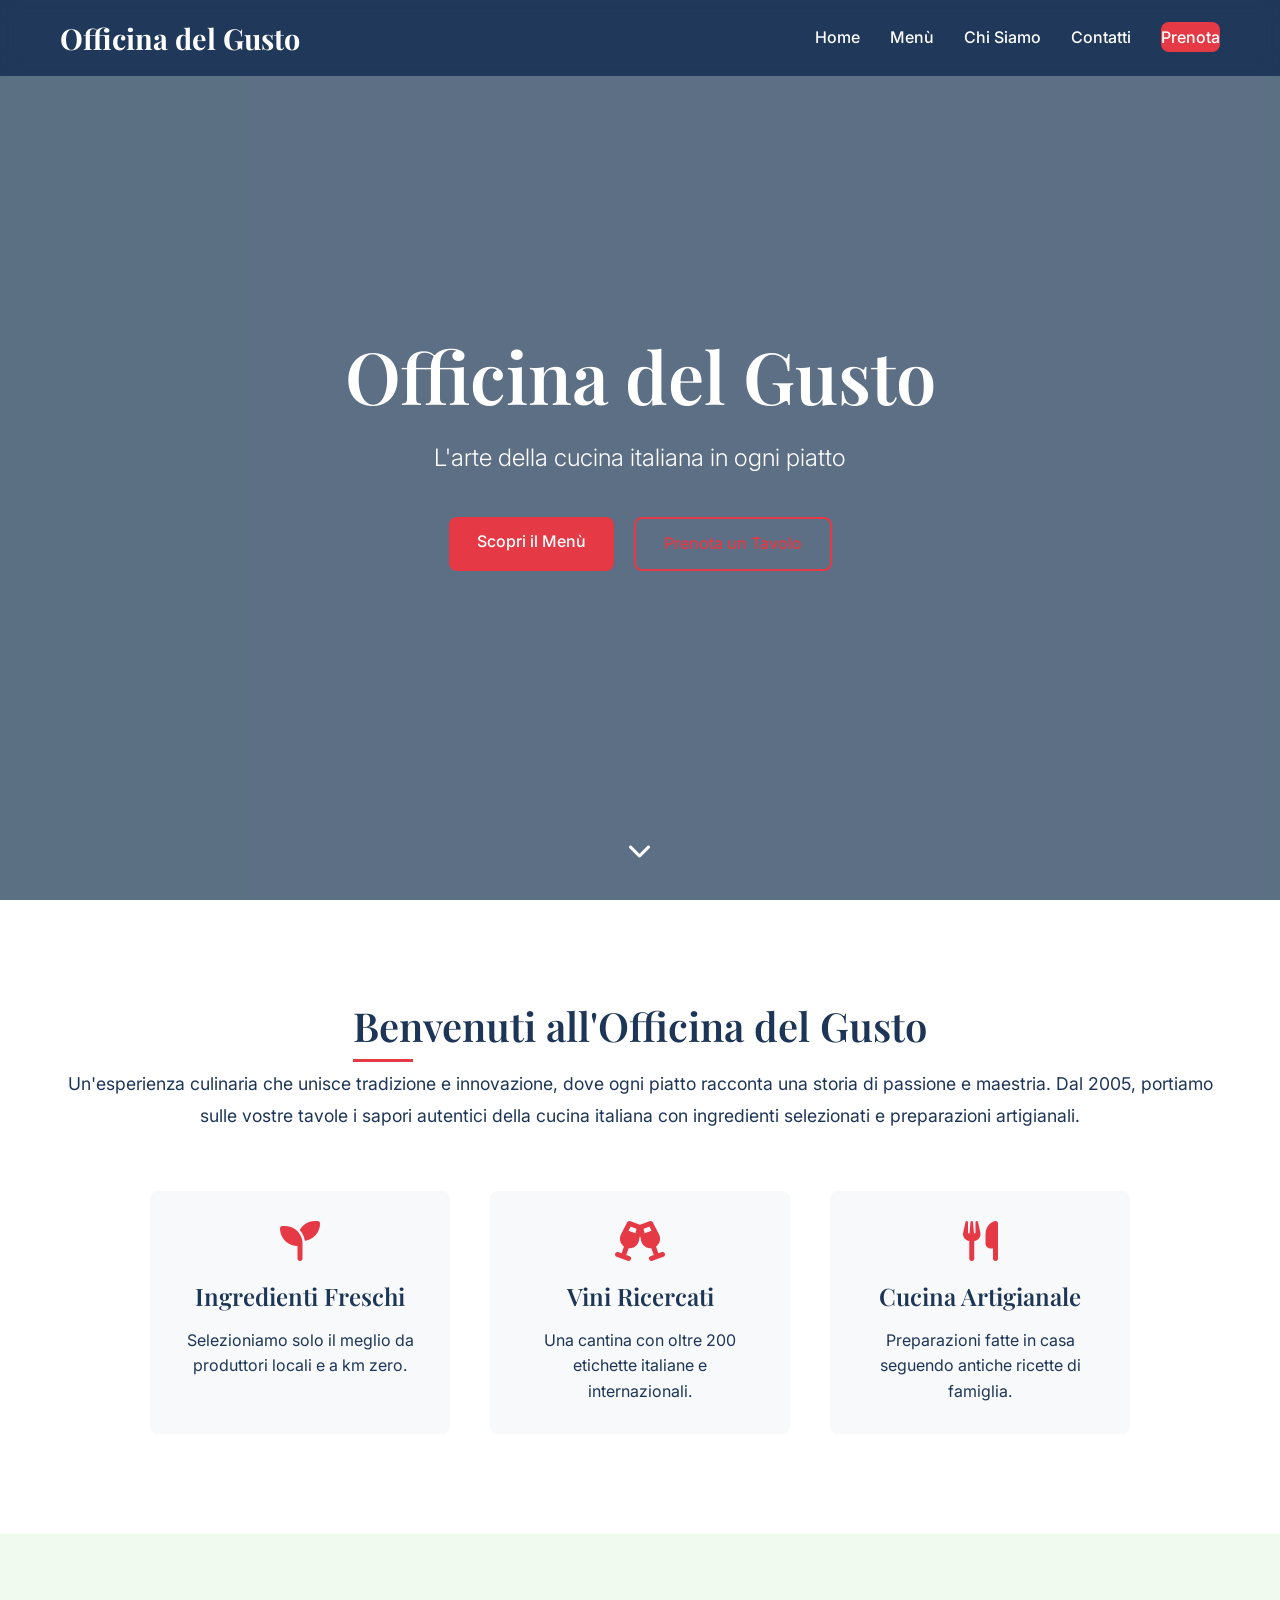
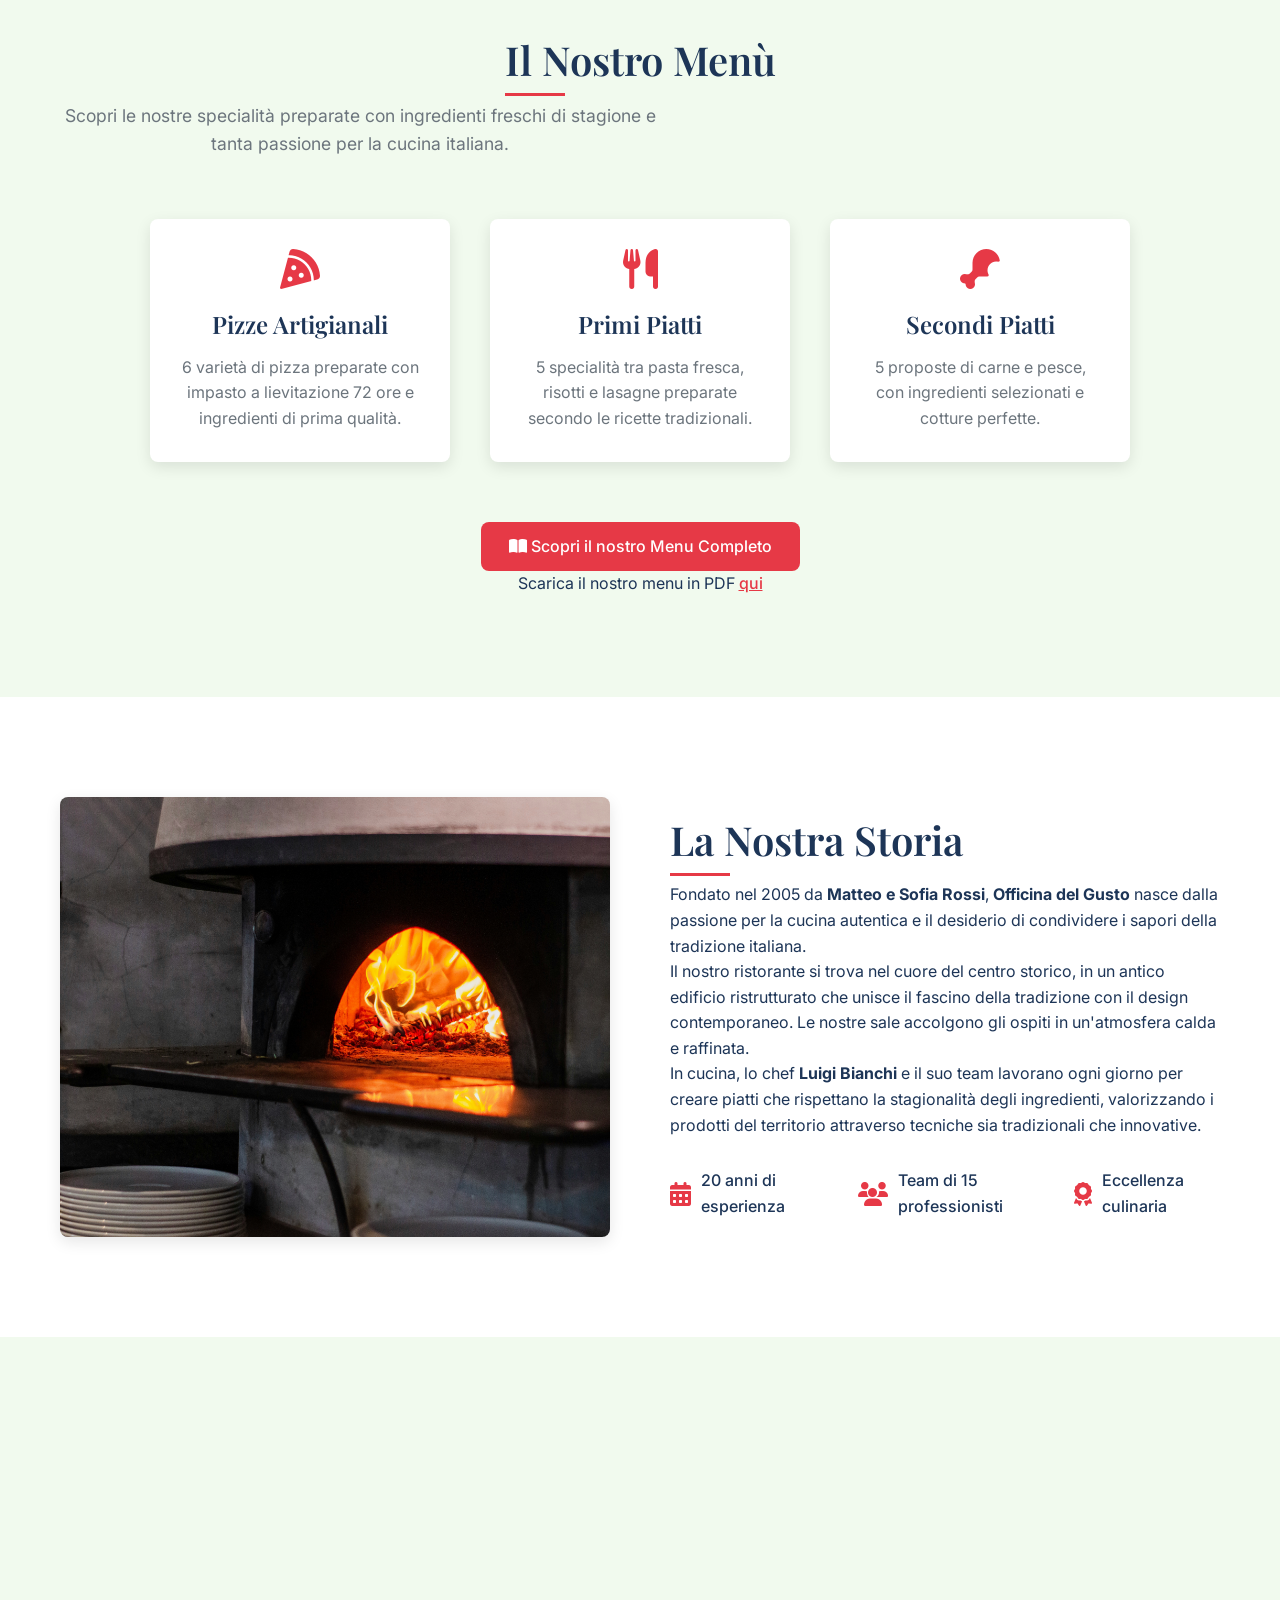
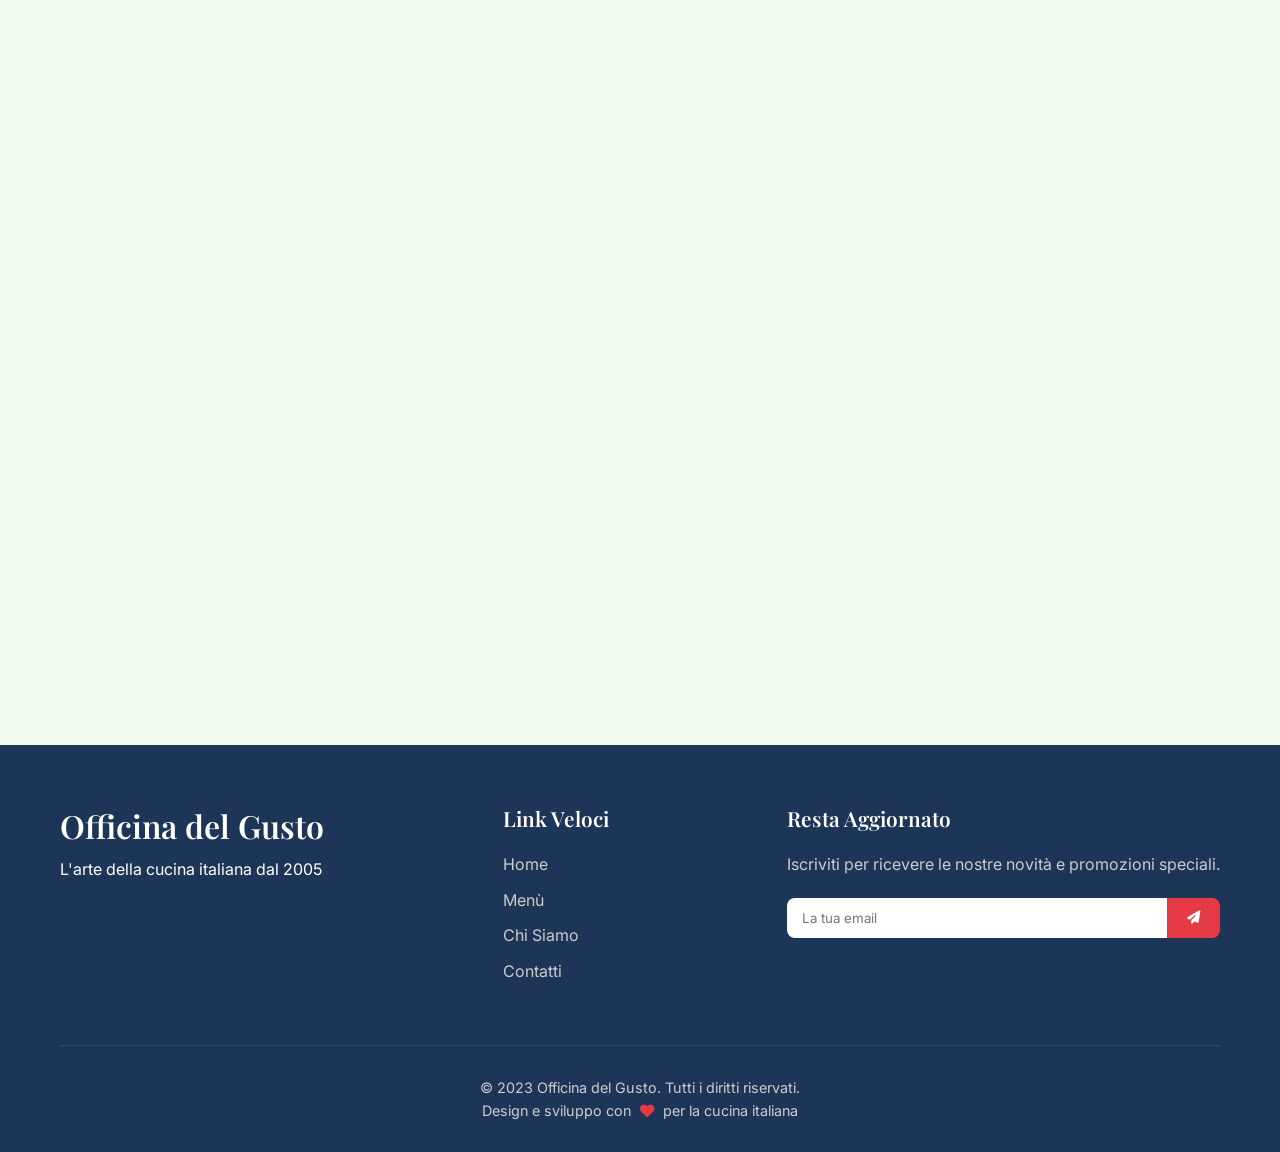
<file: index.html>
<!DOCTYPE html>
<html lang="it">
<head>
    <meta charset="UTF-8">
    <meta name="viewport" content="width=device-width, initial-scale=1.0">
    <title>Officina del Gusto - Ristorante Italiano</title>
    <link rel="stylesheet" href="css/style.css">
    <link rel="preconnect" href="https://fonts.googleapis.com">
    <link rel="preconnect" href="https://fonts.gstatic.com" crossorigin>
    <link href="https://fonts.googleapis.com/css2?family=Playfair+Display:wght@400;500;600;700&family=Inter:wght@300;400;500;600&display=swap" rel="stylesheet">
    <link rel="stylesheet" href="https://cdnjs.cloudflare.com/ajax/libs/font-awesome/6.4.0/css/all.min.css">
</head>
<body>
    <!-- Menu di navigazione -->
    <nav class="navbar">
        <div class="container">
            <a href="#home" class="logo">Officina del Gusto</a>
            <button class="menu-toggle" aria-label="Apri menu">
                <i class="fas fa-bars"></i>
            </button>
            <ul class="nav-menu">
                <li><a href="#home" class="nav-link">Home</a></li>
                <li><a href="#menu" class="nav-link">Menù</a></li>
                <li><a href="#about" class="nav-link">Chi Siamo</a></li>
                <li><a href="#contact" class="nav-link">Contatti</a></li>
                <li><a href="#reservation" class="nav-link btn-reservation">Prenota</a></li>
            </ul>
        </div>
    </nav>

    <!-- Sezione Home con video background -->
    <section id="home" class="hero-section">
        <div class="video-container">
            <video autoplay muted loop playsinline id="background-video">
                <source src="assets/video/pizza.mp4" type="video/mp4">
                Il tuo browser non supporta il video.
            </video>
            <div class="video-overlay"></div>
        </div>
        
        <div class="hero-content">
            <h1 class="hero-title fade-in">Officina del Gusto</h1>
            <p class="hero-subtitle fade-in-delay">L'arte della cucina italiana in ogni piatto</p>
            <div class="hero-buttons fade-in-delay-2">
                <a href="#menu" class="btn btn-primary">Scopri il Menù</a>
                <a href="#reservation" class="btn btn-secondary">Prenota un Tavolo</a>
            </div>
        </div>
        
        <a href="#intro" class="scroll-down">
            <i class="fas fa-chevron-down"></i>
        </a>
    </section>

    <!-- Sezione introduttiva -->
    <section id="intro" class="intro-section">
        <div class="container">
            <div class="intro-content">
                <h2 class="section-title">Benvenuti all'Officina del Gusto</h2>
                <p class="section-text">Un'esperienza culinaria che unisce tradizione e innovazione, dove ogni piatto racconta una storia di passione e maestria. Dal 2005, portiamo sulle vostre tavole i sapori autentici della cucina italiana con ingredienti selezionati e preparazioni artigianali.</p>
                <div class="intro-features">
                    <div class="feature">
                        <i class="fas fa-seedling"></i>
                        <h3>Ingredienti Freschi</h3>
                        <p>Selezioniamo solo il meglio da produttori locali e a km zero.</p>
                    </div>
                    <div class="feature">
                        <i class="fas fa-glass-cheers"></i>
                        <h3>Vini Ricercati</h3>
                        <p>Una cantina con oltre 200 etichette italiane e internazionali.</p>
                    </div>
                    <div class="feature">
                        <i class="fas fa-utensils"></i>
                        <h3>Cucina Artigianale</h3>
                        <p>Preparazioni fatte in casa seguendo antiche ricette di famiglia.</p>
                    </div>
                </div>
            </div>
        </div>
    </section>

    <!-- Sezione Menù (Ora solo un'introduzione con link alla pagina menu.html) -->
    <section id="menu" class="menu-preview-section">
        <div class="container">
            <div class="menu-preview-content">
                <h2 class="section-title">Il Nostro Menù</h2>
                <p class="section-subtitle">Scopri le nostre specialità preparate con ingredienti freschi di stagione e tanta passione per la cucina italiana.</p>
                
                <div class="menu-highlights">
                    <div class="menu-highlight">
                        <i class="fas fa-pizza-slice"></i>
                        <h3>Pizze Artigianali</h3>
                        <p>6 varietà di pizza preparate con impasto a lievitazione 72 ore e ingredienti di prima qualità.</p>
                    </div>
                    
                    <div class="menu-highlight">
                        <i class="fas fa-utensils"></i>
                        <h3>Primi Piatti</h3>
                        <p>5 specialità tra pasta fresca, risotti e lasagne preparate secondo le ricette tradizionali.</p>
                    </div>
                    
                    <div class="menu-highlight">
                        <i class="fas fa-drumstick-bite"></i>
                        <h3>Secondi Piatti</h3>
                        <p>5 proposte di carne e pesce, con ingredienti selezionati e cotture perfette.</p>
                    </div>
                </div>
                
                <div class="menu-cta">
                    <a href="menu.html" class="btn btn-primary btn-large">
                        <i class="fas fa-book-open"></i> Scopri il nostro Menu Completo
                    </a>
                    <p class="menu-note">Scarica il nostro menu in PDF <a href="#" class="pdf-link">qui</a></p>
                </div>
            </div>
        </div>
    </section>

    <!-- Sezione Chi Siamo -->
    <section id="about" class="about-section">
        <div class="container">
            <div class="about-content">
                <div class="about-image">
                    <img src="assets/images/ristorante.jpg" alt="Interno del ristorante Officina del Gusto">
                </div>
                <div class="about-text">
                    <h2 class="section-title">La Nostra Storia</h2>
                    <p>Fondato nel 2005 da <strong>Matteo e Sofia Rossi</strong>, <strong>Officina del Gusto</strong> nasce dalla passione per la cucina autentica e il desiderio di condividere i sapori della tradizione italiana.</p>
                    <p>Il nostro ristorante si trova nel cuore del centro storico, in un antico edificio ristrutturato che unisce il fascino della tradizione con il design contemporaneo. Le nostre sale accolgono gli ospiti in un'atmosfera calda e raffinata.</p>
                    <p>In cucina, lo chef <strong>Luigi Bianchi</strong> e il suo team lavorano ogni giorno per creare piatti che rispettano la stagionalità degli ingredienti, valorizzando i prodotti del territorio attraverso tecniche sia tradizionali che innovative.</p>
                    <div class="about-features">
                        <div class="about-feature">
                            <i class="fas fa-calendar-alt"></i>
                            <span>20 anni di esperienza</span>
                        </div>
                        <div class="about-feature">
                            <i class="fas fa-users"></i>
                            <span>Team di 15 professionisti</span>
                        </div>
                        <div class="about-feature">
                            <i class="fas fa-award"></i>
                            <span>Eccellenza culinaria</span>
                        </div>
                    </div>
                </div>
            </div>
        </div>
    </section>

    <!-- Sezione Contatti e Prenotazioni -->
    <section id="contact" class="contact-section">
        <div class="container">
            <div class="contact-content">
                <div class="contact-info">
                    <h2 class="section-title">Contattaci</h2>
                    <p>Siamo aperti dal martedì alla domenica per offrirvi la migliore esperienza culinaria.</p>
                    
                    <div class="contact-details">
                        <div class="contact-item">
                            <i class="fas fa-map-marker-alt"></i>
                            <div>
                                <h3>Indirizzo</h3>
                                <p>Via del Gusto 123, 00100 Roma RM</p>
                            </div>
                        </div>
                        
                        <div class="contact-item">
                            <i class="fas fa-phone"></i>
                            <div>
                                <h3>Telefono</h3>
                                <p>+39 06 1234 5678</p>
                            </div>
                        </div>
                        
                        <div class="contact-item">
                            <i class="fas fa-envelope"></i>
                            <div>
                                <h3>Email</h3>
                                <p>info@officinadelgusto.it</p>
                            </div>
                        </div>
                        
                        <div class="contact-item">
                            <i class="fas fa-clock"></i>
                            <div>
                                <h3>Orari</h3>
                                <p>Martedì - Domenica: 12:00 - 15:00 / 19:00 - 23:00</p>
                                <p>Lunedì: Chiuso</p>
                            </div>
                        </div>
                    </div>
                    
                    <div class="social-links">
                        <a href="#" aria-label="Facebook"><i class="fab fa-facebook-f"></i></a>
                        <a href="#" aria-label="Instagram"><i class="fab fa-instagram"></i></a>
                        <a href="#" aria-label="Google"><i class="fab fa-google"></i></a>
                        <a href="#" aria-label="WhatsApp"><i class="fab fa-whatsapp"></i></a>
                    </div>
                </div>
                
                <div id="reservation" class="reservation-form">
                    <h2 class="section-title">Prenota un Tavolo</h2>
                    <p>Compila il modulo per prenotare il tuo tavolo. Ti confermeremo la disponibilità via email o telefono.</p>
                    
                    <form id="booking-form">
                        <div class="form-group">
                            <input type="text" id="name" name="name" required>
                            <label for="name">Nome e Cognome</label>
                            <span class="focus-border"></span>
                        </div>
                        
                        <div class="form-group">
                            <input type="email" id="email" name="email" required>
                            <label for="email">Email</label>
                            <span class="focus-border"></span>
                        </div>
                        
                        <div class="form-group">
                            <input type="tel" id="phone" name="phone" required>
                            <label for="phone">Telefono</label>
                            <span class="focus-border"></span>
                        </div>
                        
                        <div class="form-row">
                            <div class="form-group">
                                <input type="text" id="date" name="date" required onfocus="(this.type='date')" onblur="if(!this.value)this.type='text'">
                                <label for="date">Data</label>
                                <span class="focus-border"></span>
                            </div>
                            
                            <div class="form-group">
                                <input type="text" id="time" name="time" required onfocus="(this.type='time')" onblur="if(!this.value)this.type='text'">
                                <label for="time">Ora</label>
                                <span class="focus-border"></span>
                            </div>
                        </div>
                        
                        <div class="form-row">
                            <div class="form-group">
                                <input type="number" id="guests" name="guests" min="1" required>
                                <label for="guests">Numero di Ospiti</label>
                                <span class="focus-border"></span>
                            </div>
                            
                            <div class="form-group">
                                <select id="occasion" name="occasion">
                                    <option value="" selected disabled></option>
                                    <option value="anniversary">Anniversario</option>
                                    <option value="birthday">Compleanno</option>
                                    <option value="business">Cena di lavoro</option>
                                    <option value="date">Cena romantica</option>
                                    <option value="family">Cena in famiglia</option>
                                    <option value="other">Altro</option>
                                </select>
                                <label for="occasion">Occasione</label>
                                <span class="focus-border"></span>
                            </div>
                        </div>
                        
                        <div class="form-group">
                            <textarea id="message" name="message" rows="3"></textarea>
                            <label for="message">Note aggiuntive (allergie, richieste speciali, ecc.)</label>
                            <span class="focus-border"></span>
                        </div>
                        
                        <div class="form-notice">
                            <p><i class="fas fa-info-circle"></i> Ti confermeremo la prenotazione entro 2 ore lavorative.</p>
                        </div>
                        
                        <button type="submit" class="btn btn-primary btn-submit">
                            <i class="fas fa-paper-plane"></i> Invia Prenotazione
                        </button>
                    </form>
                </div>
            </div>
        </div>
    </section>

    <!-- Footer -->
    <footer class="footer">
        <div class="container">
            <div class="footer-content">
                <div class="footer-logo">
                    <h3>Officina del Gusto</h3>
                    <p>L'arte della cucina italiana dal 2005</p>
                </div>
                
                <div class="footer-links">
                    <h4>Link Veloci</h4>
                    <ul>
                        <li><a href="#home">Home</a></li>
                        <li><a href="menu.html">Menù</a></li>
                        <li><a href="#about">Chi Siamo</a></li>
                        <li><a href="#contact">Contatti</a></li>
                    </ul>
                </div>
                
                <div class="footer-newsletter">
                    <h4>Resta Aggiornato</h4>
                    <p>Iscriviti per ricevere le nostre novità e promozioni speciali.</p>
                    <form class="newsletter-form">
                        <input type="email" placeholder="La tua email">
                        <button type="submit"><i class="fas fa-paper-plane"></i></button>
                    </form>
                </div>
            </div>
            
            <div class="footer-bottom">
                <p>&copy; 2023 Officina del Gusto. Tutti i diritti riservati.</p>
                <p>Design e sviluppo con <i class="fas fa-heart"></i> per la cucina italiana</p>
            </div>
        </div>
    </footer>

    <script src="js/main.js"></script>
</body>
</html>
</file>
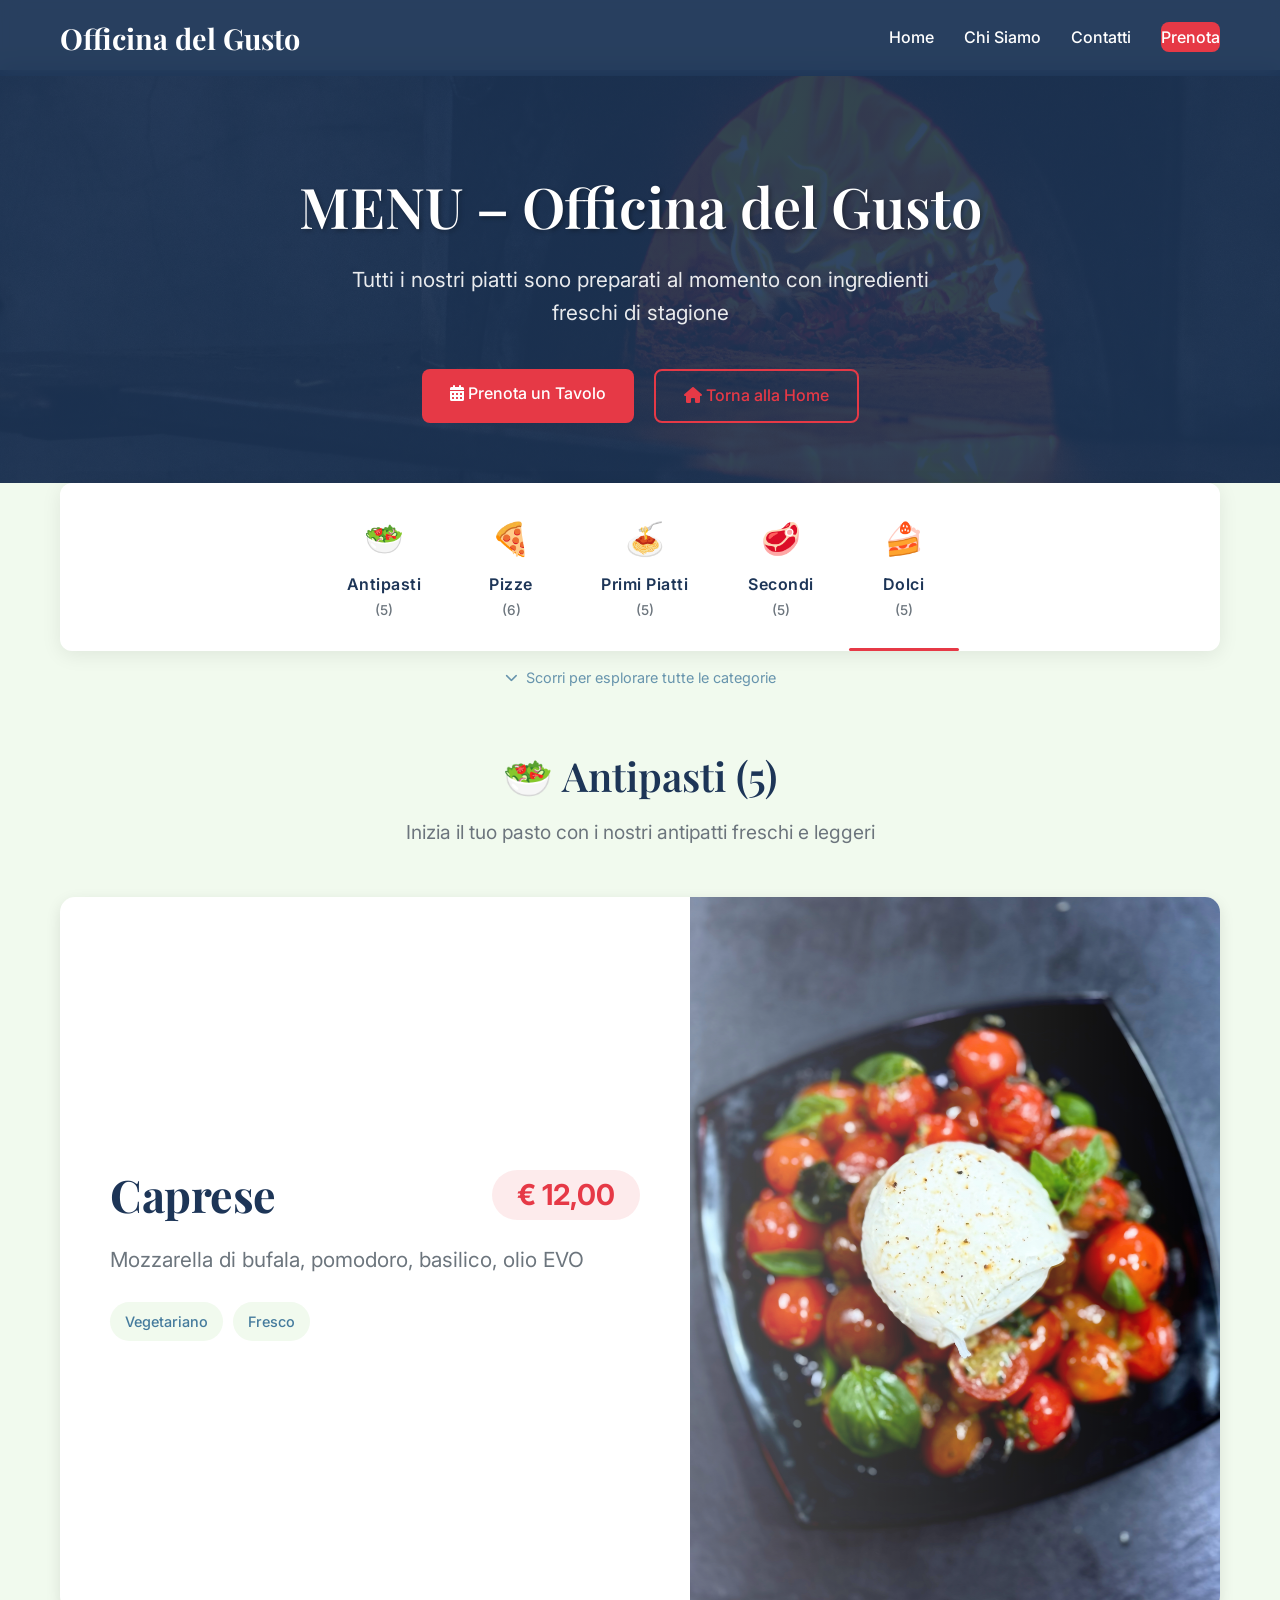
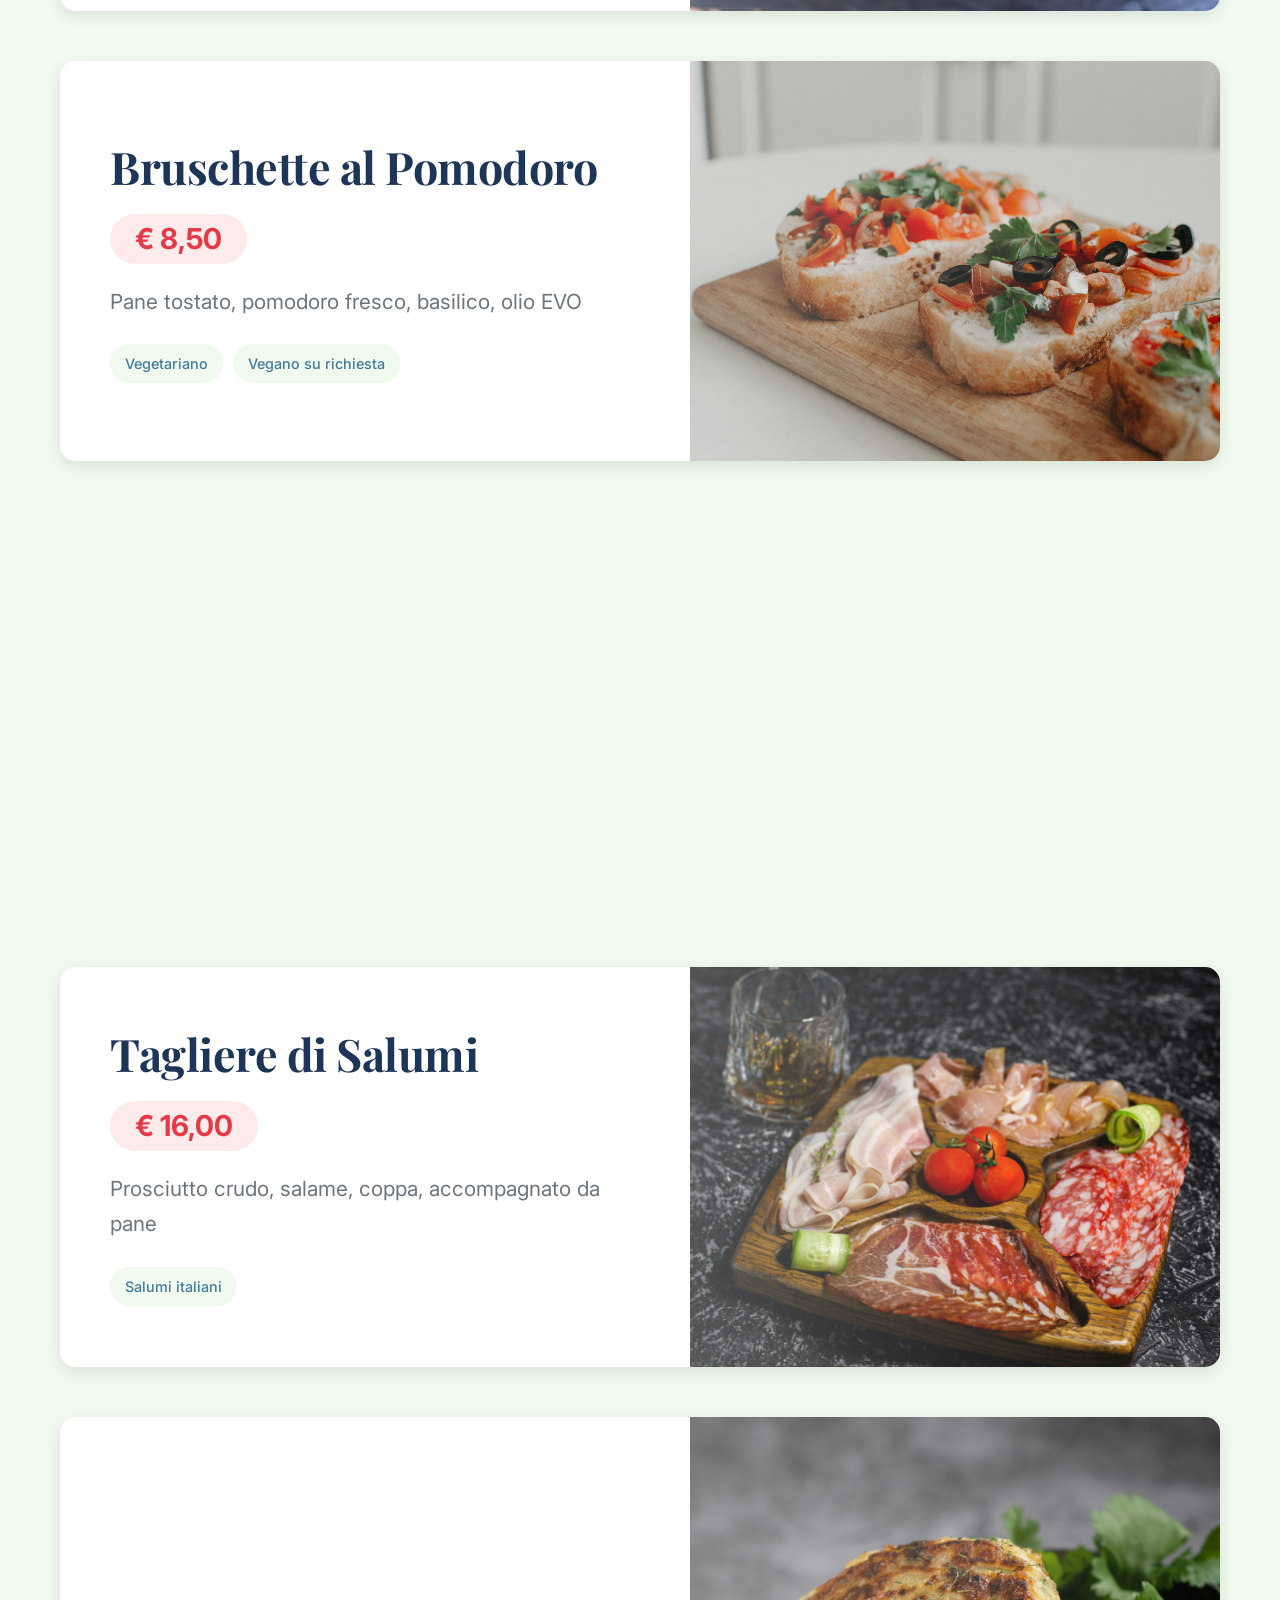
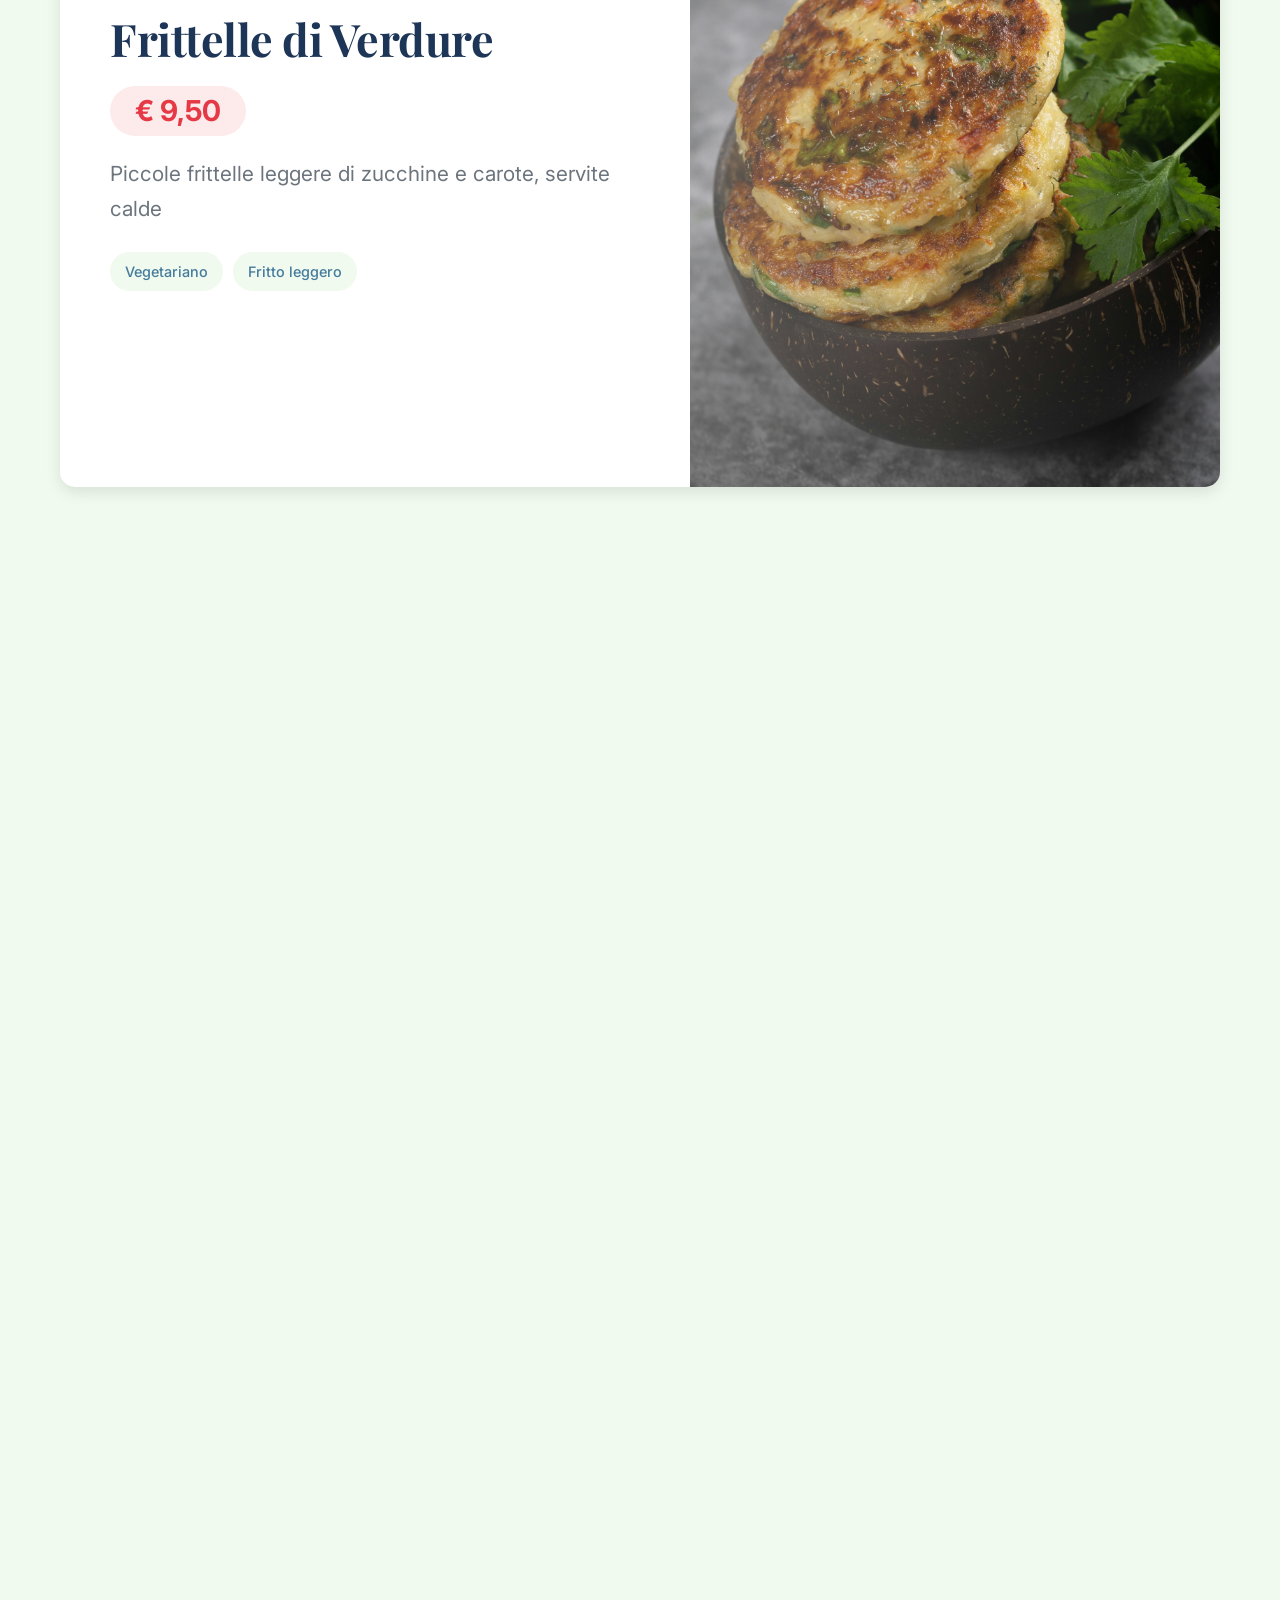
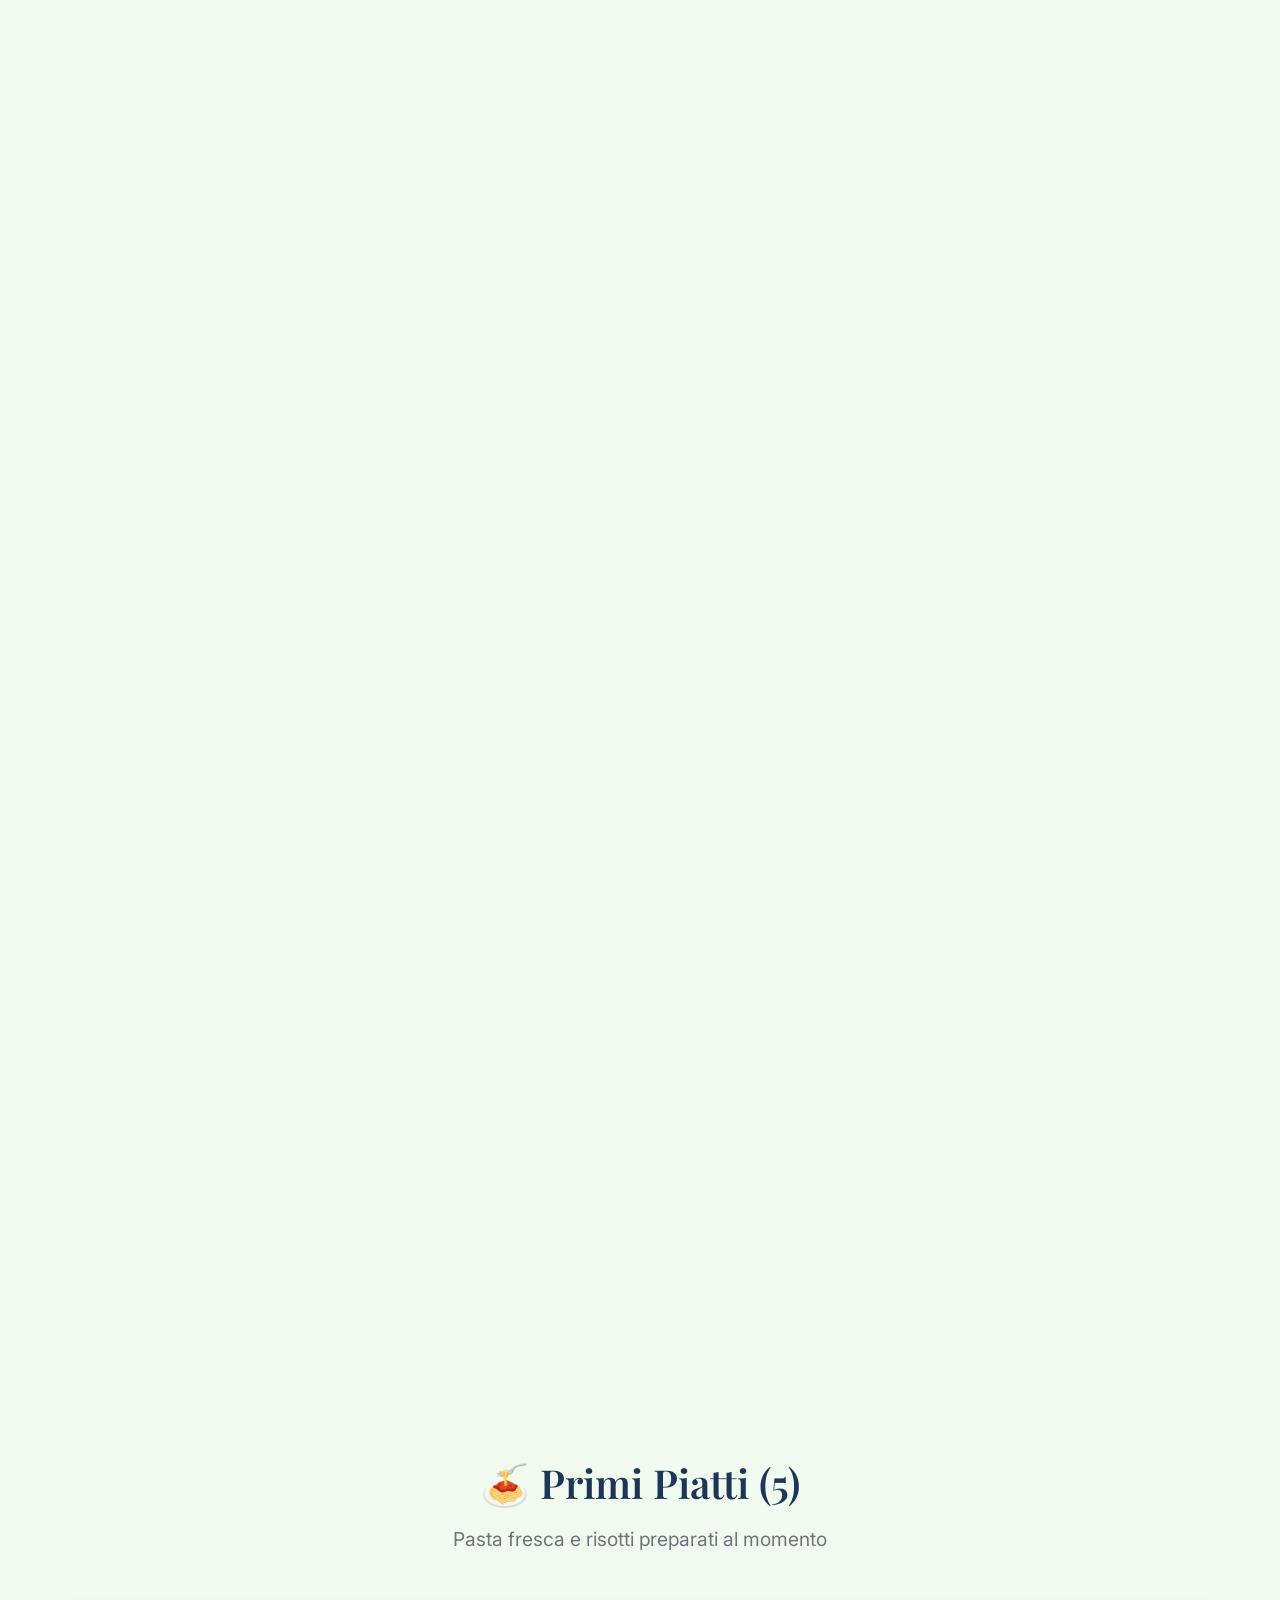
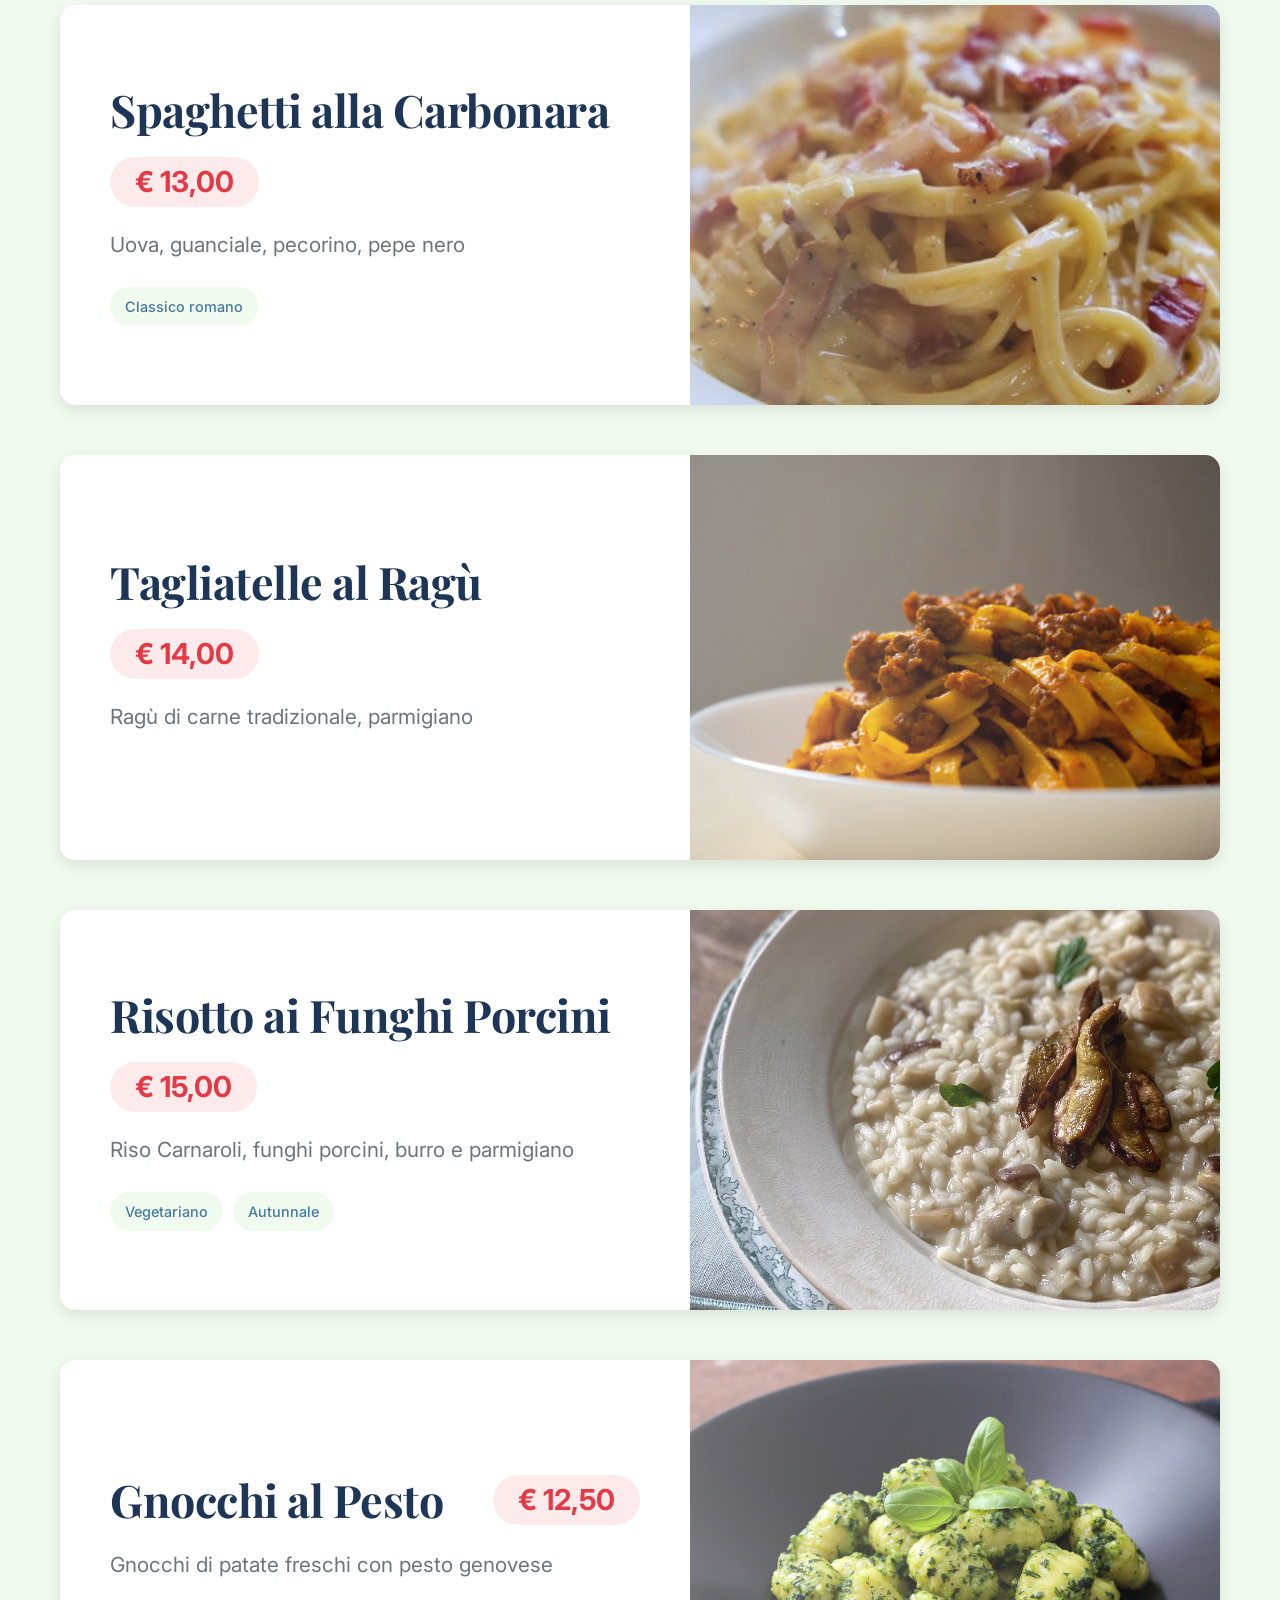
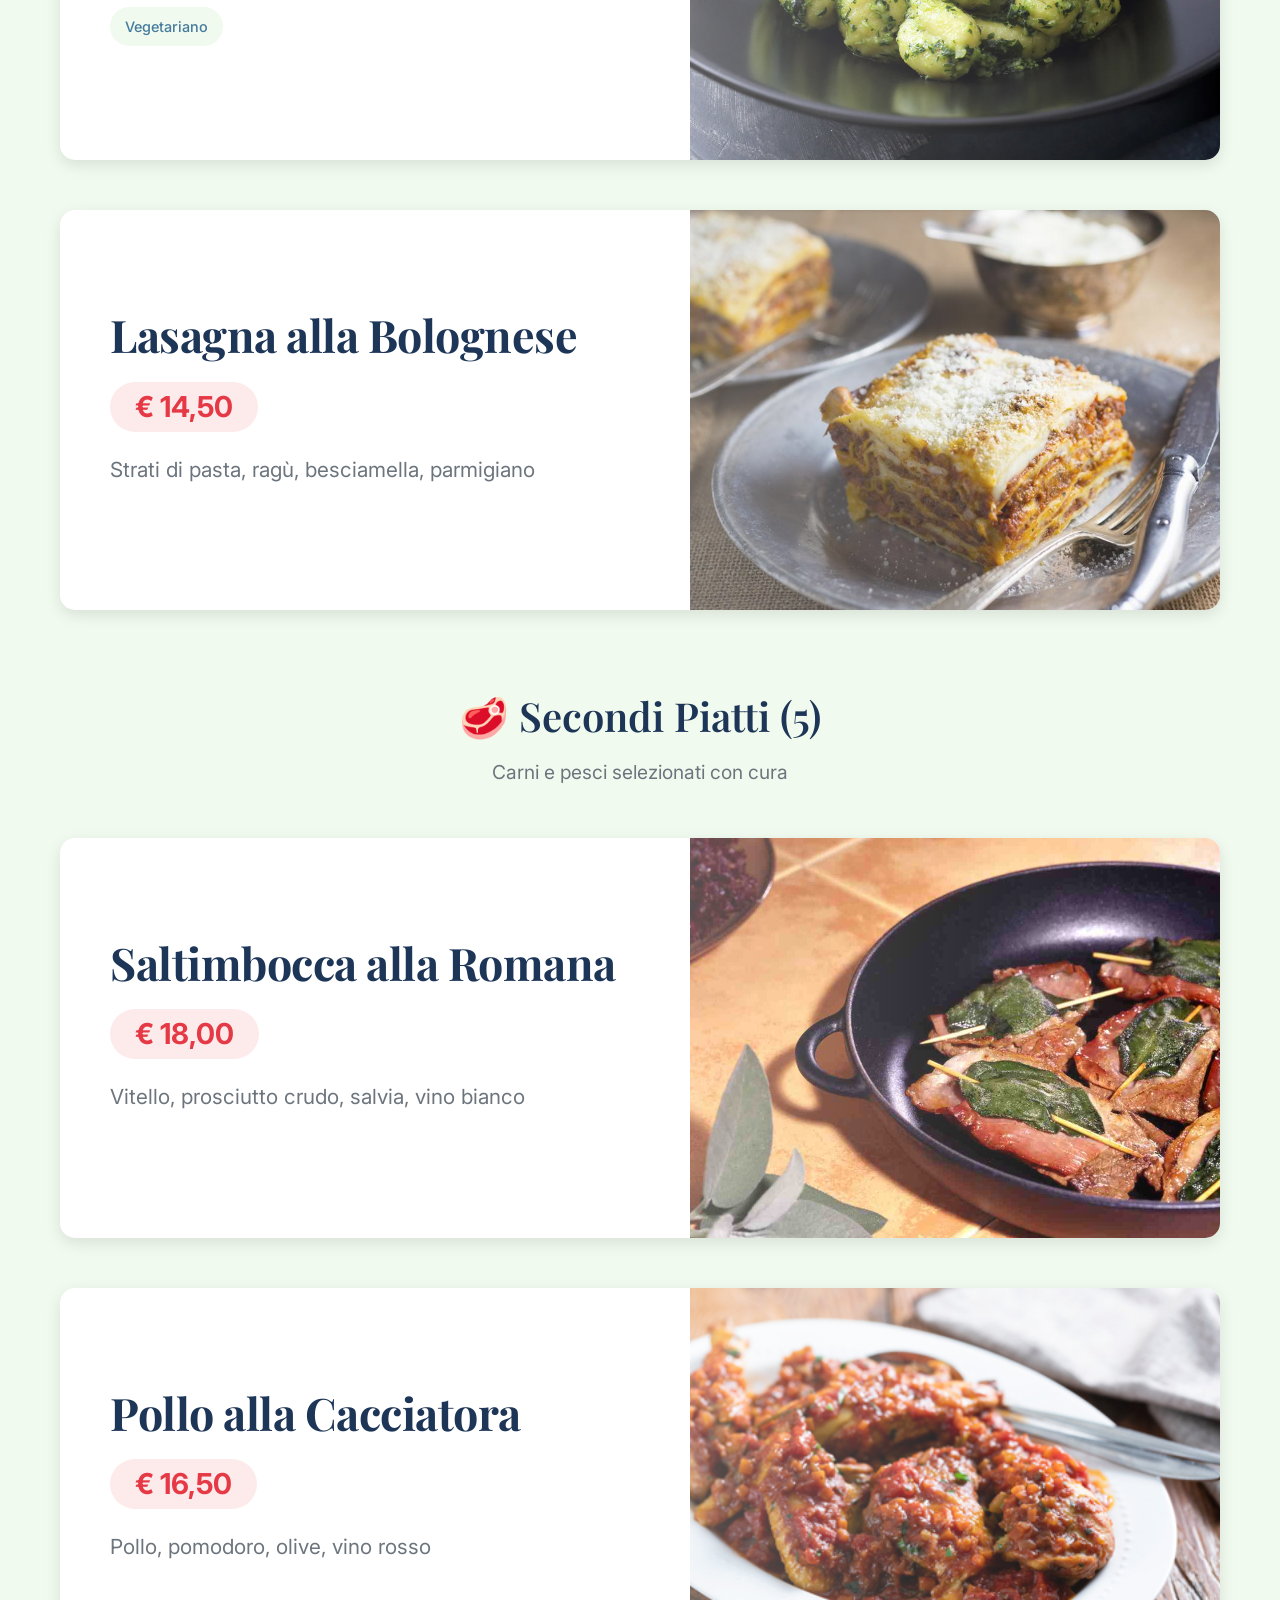
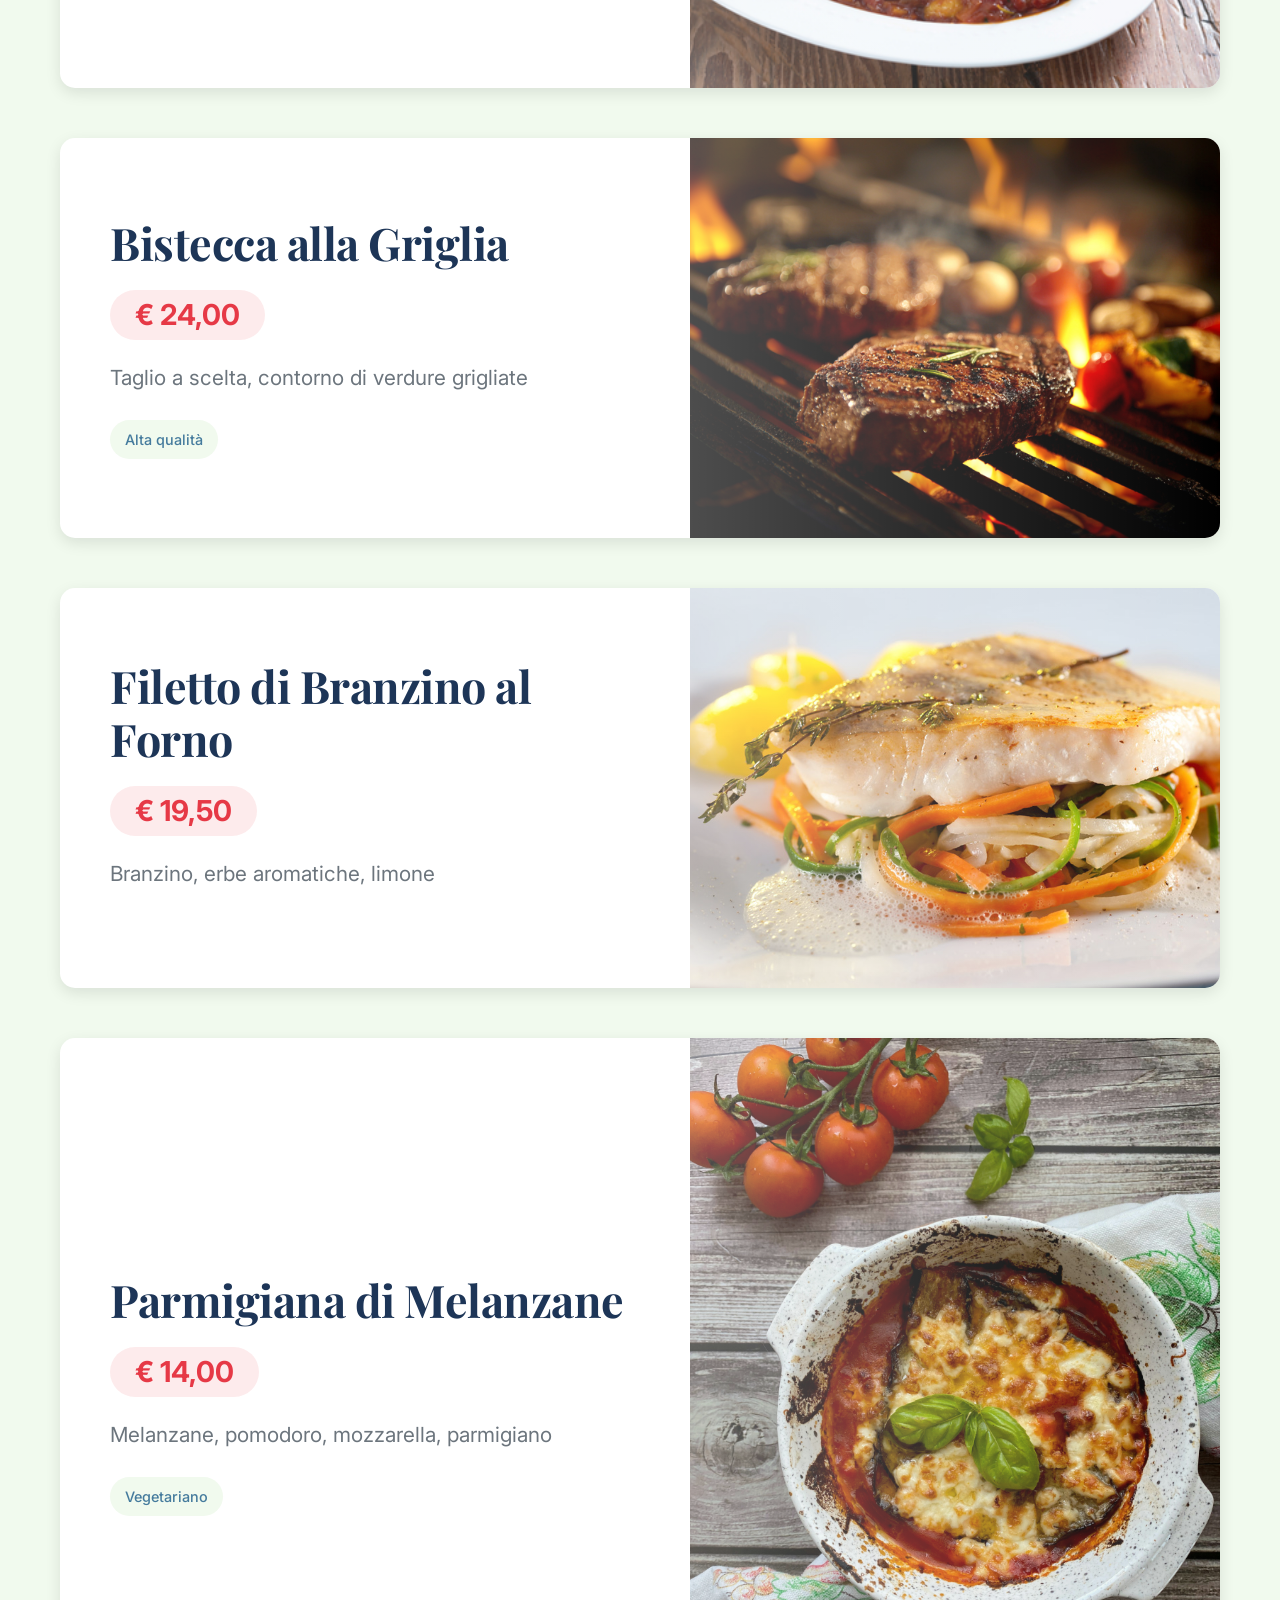
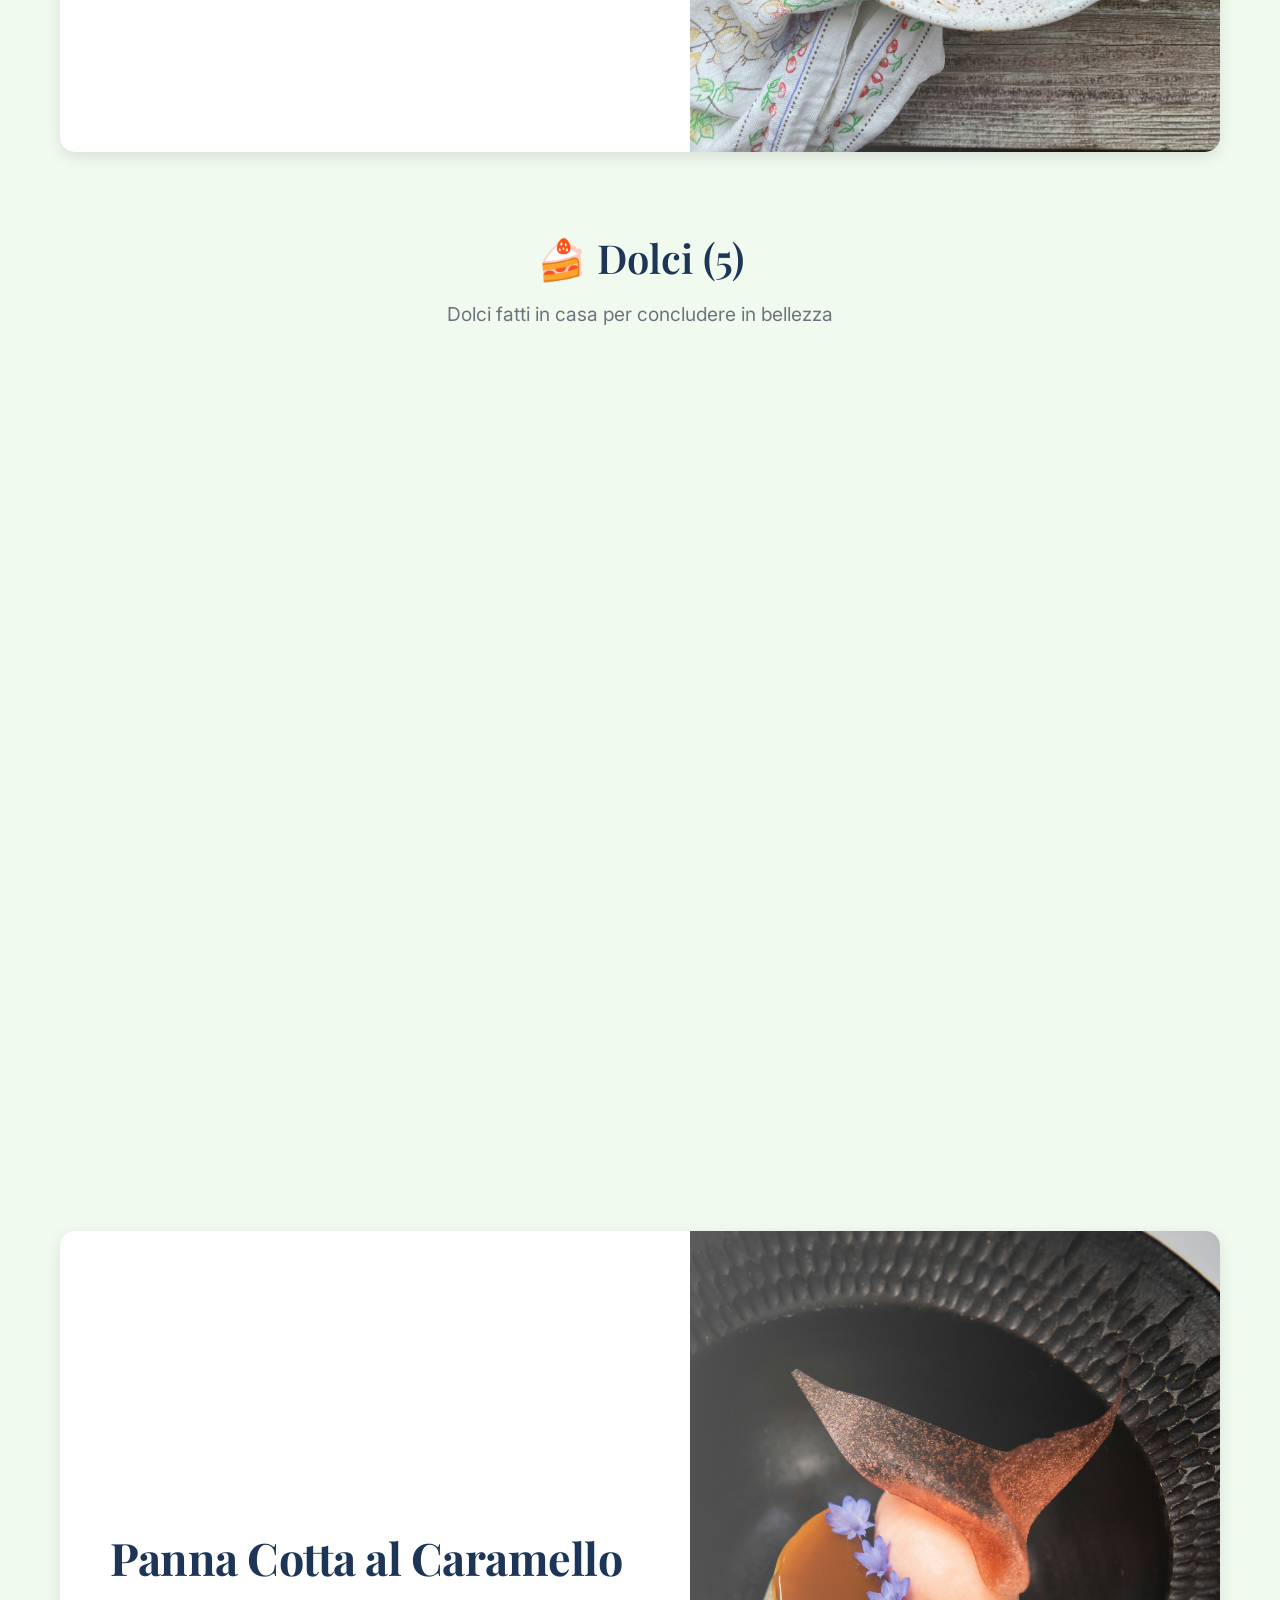
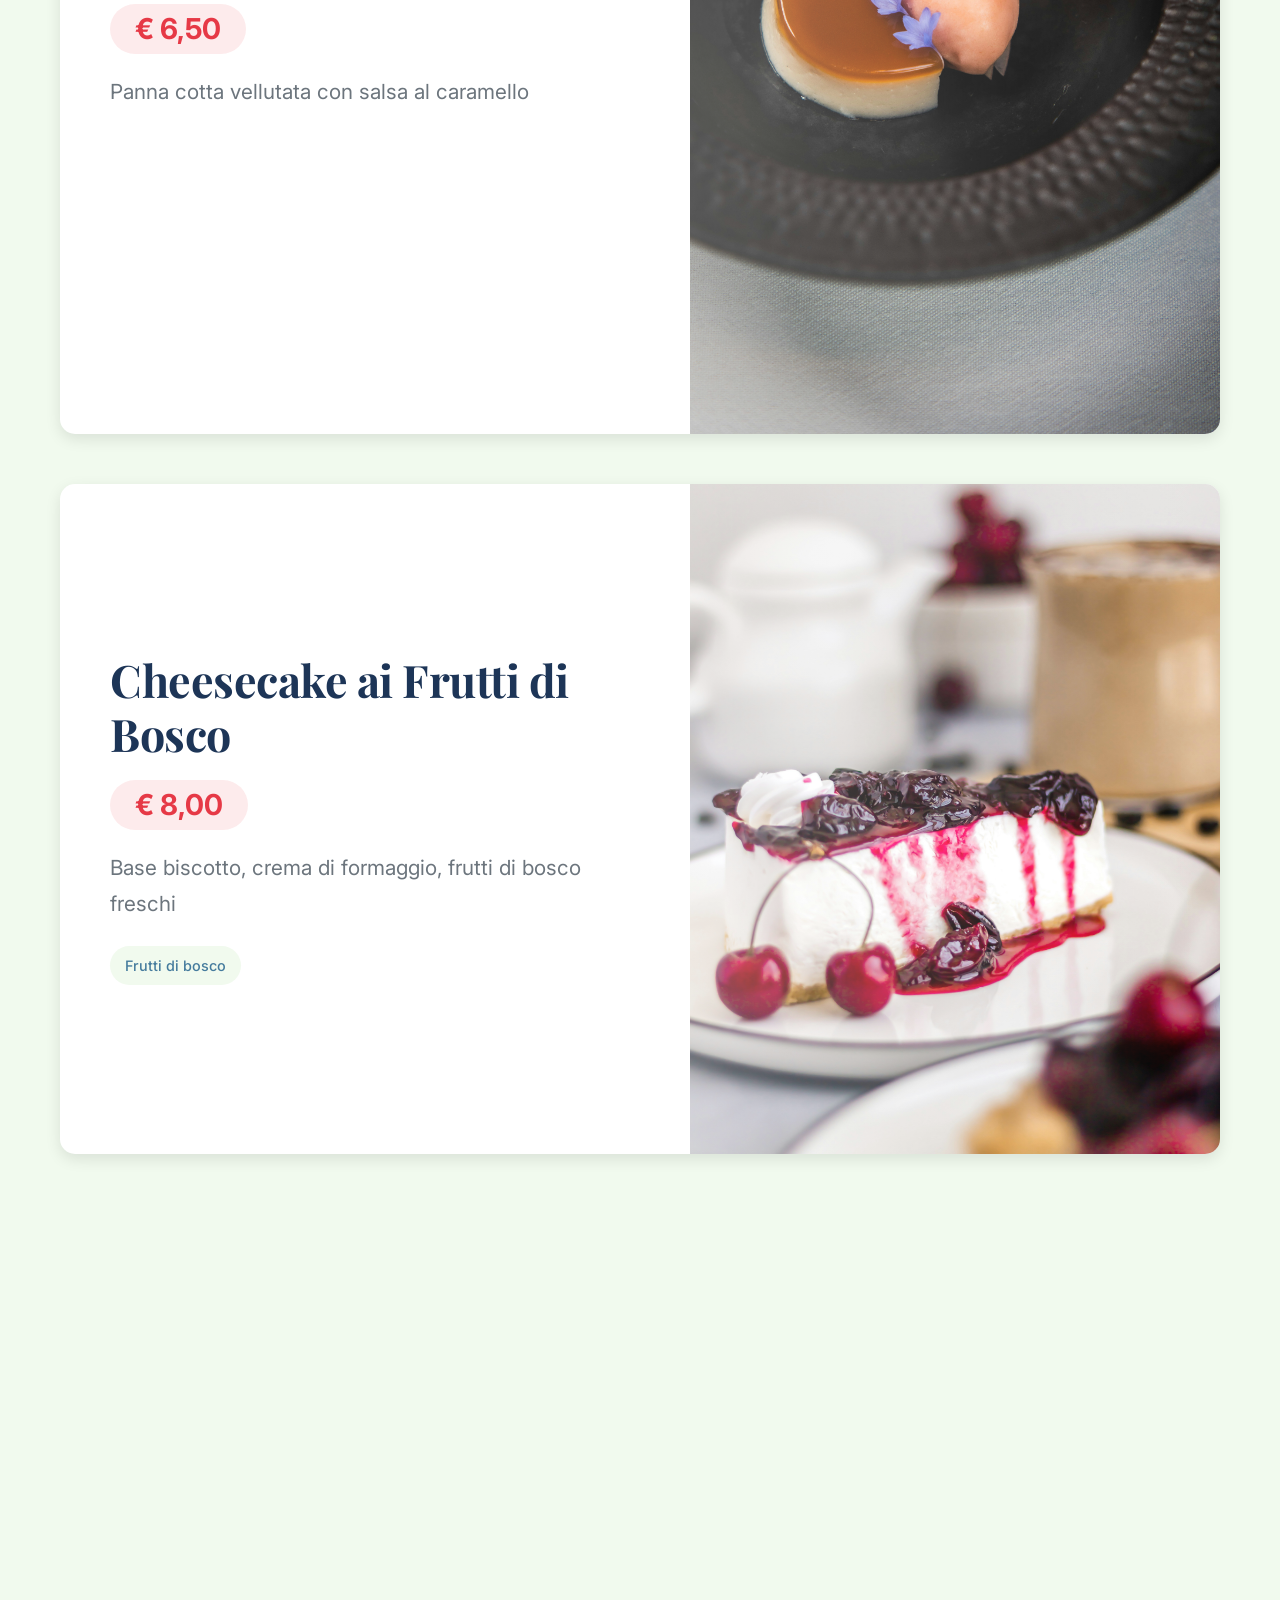
<file: menu.html>
<!DOCTYPE html>
<html lang="it">
<head>
    <meta charset="UTF-8">
    <meta name="viewport" content="width=device-width, initial-scale=1.0">
    <title>Menu - Officina del Gusto</title>
    <link rel="stylesheet" href="css/style.css">
    <link rel="stylesheet" href="css/menu.css">
    <link rel="preconnect" href="https://fonts.googleapis.com">
    <link rel="preconnect" href="https://fonts.gstatic.com" crossorigin>
    <link href="https://fonts.googleapis.com/css2?family=Playfair+Display:wght@400;500;600;700&family=Inter:wght@300;400;500;600&display=swap" rel="stylesheet">
    <link rel="stylesheet" href="https://cdnjs.cloudflare.com/ajax/libs/font-awesome/6.4.0/css/all.min.css">
    <link rel="icon" type="image/x-icon" href="assets/images/favicon.ico">
</head>
<body>
    <!-- Navbar per menu.html -->
    <nav class="navbar">
        <div class="container">
            <a href="index.html" class="logo">Officina del Gusto</a>
            <button class="menu-toggle" aria-label="Apri menu">
                <i class="fas fa-bars"></i>
            </button>
            <ul class="nav-menu">
                <li><a href="index.html" class="nav-link">Home</a></li>
                <li><a href="index.html#about" class="nav-link">Chi Siamo</a></li>
                <li><a href="index.html#contact" class="nav-link">Contatti</a></li>
                <li><a href="index.html#reservation" class="nav-link btn-reservation">Prenota</a></li>
            </ul>
        </div>
    </nav>

    <!-- Header del Menu -->
    <header class="menu-header">
        <div class="container">
            <div class="menu-header-content">
                <h1 class="menu-main-title">MENU – Officina del Gusto</h1>
                <p class="menu-subtitle">Tutti i nostri piatti sono preparati al momento con ingredienti freschi di stagione</p>
                <div class="menu-header-actions">
                    <a href="index.html#reservation" class="btn btn-primary">
                        <i class="fas fa-calendar-alt"></i> Prenota un Tavolo
                    </a>
                    <a href="index.html" class="btn btn-secondary">
                        <i class="fas fa-home"></i> Torna alla Home
                    </a>
                </div>
            </div>
        </div>
    </header>

    <!-- Menu Container -->
    <main class="menu-container">
        <div class="container">
            <!-- Navigazione categorie - Design Elegante -->
            <div class="menu-categories-container">
                <nav class="menu-categories-nav-elegant">
                    <div class="category-nav-wrapper">
                        <a href="#antipasti" class="category-nav-item active" data-category="antipasti">
                            <div class="category-icon">🥗</div>
                            <div class="category-text">
                                <span class="category-name">Antipasti</span>
                                <span class="category-count">(5)</span>
                            </div>
                        </a>
                        
                        <a href="#pizze" class="category-nav-item" data-category="pizze">
                            <div class="category-icon">🍕</div>
                            <div class="category-text">
                                <span class="category-name">Pizze</span>
                                <span class="category-count">(6)</span>
                            </div>
                        </a>
                        
                        <a href="#primi" class="category-nav-item" data-category="primi">
                            <div class="category-icon">🍝</div>
                            <div class="category-text">
                                <span class="category-name">Primi Piatti</span>
                                <span class="category-count">(5)</span>
                            </div>
                        </a>
                        
                        <a href="#secondi" class="category-nav-item" data-category="secondi">
                            <div class="category-icon">🥩</div>
                            <div class="category-text">
                                <span class="category-name">Secondi</span>
                                <span class="category-count">(5)</span>
                            </div>
                        </a>
                        
                        <a href="#dolci" class="category-nav-item" data-category="dolci">
                            <div class="category-icon">🍰</div>
                            <div class="category-text">
                                <span class="category-name">Dolci</span>
                                <span class="category-count">(5)</span>
                            </div>
                        </a>
                    </div>
                    
                    <div class="nav-indicator"></div>
                </nav>
                
                <div class="category-nav-hint">
                    <i class="fas fa-chevron-down"></i>
                    <span>Scorri per esplorare tutte le categorie</span>
                </div>
            </div>

            <!-- Antipasti -->
            <section id="antipasti" class="menu-category-section">
                <div class="category-header">
                    <h2 class="category-title">🥗 Antipasti (5)</h2>
                    <p class="category-description">Inizia il tuo pasto con i nostri antipatti freschi e leggeri</p>
                </div>
                
                <div class="menu-items-list">
                    <!-- Caprese -->
                    <div class="menu-item-fullscreen">
                        <div class="menu-item-content">
                            <div class="dish-header">
                                <h3 class="dish-name">Caprese</h3>
                                <div class="dish-price">€ 12,00</div>
                            </div>
                            <p class="dish-description">Mozzarella di bufala, pomodoro, basilico, olio EVO</p>
                            <div class="dish-tags">
                                <span class="dish-tag">Vegetariano</span>
                                <span class="dish-tag">Fresco</span>
                            </div>
                        </div>
                        <div class="menu-item-image">
                            <img src="assets/images/caprese.jpg" alt="Caprese">
                        </div>
                    </div>
                    
                    <!-- Bruschette al Pomodoro -->
                    <div class="menu-item-fullscreen">
                        <div class="menu-item-content">
                            <div class="dish-header">
                                <h3 class="dish-name">Bruschette al Pomodoro</h3>
                                <div class="dish-price">€ 8,50</div>
                            </div>
                            <p class="dish-description">Pane tostato, pomodoro fresco, basilico, olio EVO</p>
                            <div class="dish-tags">
                                <span class="dish-tag">Vegetariano</span>
                                <span class="dish-tag">Vegano su richiesta</span>
                            </div>
                        </div>
                        <div class="menu-item-image">
                            <img src="assets/images/bruschetta.jpg" alt="Bruschette al Pomodoro">
                        </div>
                    </div>
                    
                    <!-- Patate al Forno -->
                    <div class="menu-item-fullscreen">
                        <div class="menu-item-content">
                            <div class="dish-header">
                                <h3 class="dish-name">Patate al Forno</h3>
                                <div class="dish-price">€ 7,00</div>
                            </div>
                            <p class="dish-description">Patate speziate, croccanti e dorate</p>
                            <div class="dish-tags">
                                <span class="dish-tag">Vegetariano</span>
                                <span class="dish-tag">Vegano</span>
                            </div>
                        </div>
                        <div class="menu-item-image">
                            <img src="assets/images/patate.jpg" alt="Patate al Forno">
                        </div>
                    </div>
                    
                    <!-- Tagliere di Salumi -->
                    <div class="menu-item-fullscreen">
                        <div class="menu-item-content">
                            <div class="dish-header">
                                <h3 class="dish-name">Tagliere di Salumi</h3>
                                <div class="dish-price">€ 16,00</div>
                            </div>
                            <p class="dish-description">Prosciutto crudo, salame, coppa, accompagnato da pane</p>
                            <div class="dish-tags">
                                <span class="dish-tag">Salumi italiani</span>
                            </div>
                        </div>
                        <div class="menu-item-image">
                            <img src="assets/images/salumi.jpg" alt="Tagliere di Salumi">
                        </div>
                    </div>
                    
                    <!-- Frittelle di Verdure -->
                    <div class="menu-item-fullscreen">
                        <div class="menu-item-content">
                            <div class="dish-header">
                                <h3 class="dish-name">Frittelle di Verdure</h3>
                                <div class="dish-price">€ 9,50</div>
                            </div>
                            <p class="dish-description">Piccole frittelle leggere di zucchine e carote, servite calde</p>
                            <div class="dish-tags">
                                <span class="dish-tag">Vegetariano</span>
                                <span class="dish-tag">Fritto leggero</span>
                            </div>
                        </div>
                        <div class="menu-item-image">
                            <img src="assets/images/verdura.jpg" alt="Frittelle di Verdure">
                        </div>
                    </div>
                </div>
            </section>

            <!-- Pizze -->
            <section id="pizze" class="menu-category-section">
                <div class="category-header">
                    <h2 class="category-title">🍕 Pizze (6)</h2>
                    <p class="category-description">Pizze artigianali con impasto a lievitazione 72 ore</p>
                </div>
                
                <div class="menu-items-list">
                    <!-- Margherita -->
                    <div class="menu-item-fullscreen">
                        <div class="menu-item-content">
                            <div class="dish-header">
                                <h3 class="dish-name">Margherita</h3>
                                <div class="dish-price">€ 9,00</div>
                            </div>
                            <p class="dish-description">Pomodoro, mozzarella fior di latte, basilico fresco</p>
                            <div class="dish-tags">
                                <span class="dish-tag">Classica</span>
                                <span class="dish-tag">Vegetariana</span>
                            </div>
                        </div>
                        <div class="menu-item-image">
                            <img src="assets/images/margherita.jpg" alt="Pizza Margherita">
                        </div>
                    </div>
                    
                    <!-- Diavola -->
                    <div class="menu-item-fullscreen">
                        <div class="menu-item-content">
                            <div class="dish-header">
                                <h3 class="dish-name">Diavola</h3>
                                <div class="dish-price">€ 11,00</div>
                            </div>
                            <p class="dish-description">Pomodoro, mozzarella, salame piccante, peperoncino</p>
                            <div class="dish-tags">
                                <span class="dish-tag">Piccante</span>
                            </div>
                        </div>
                        <div class="menu-item-image">
                            <img src="assets/images/salamino.jpg" alt="Pizza Diavola">
                        </div>
                    </div>
                    
                    <!-- Quattro Formaggi -->
                    <div class="menu-item-fullscreen">
                        <div class="menu-item-content">
                            <div class="dish-header">
                                <h3 class="dish-name">Quattro Formaggi</h3>
                                <div class="dish-price">€ 12,00</div>
                            </div>
                            <p class="dish-description">Mozzarella, gorgonzola, taleggio, parmigiano</p>
                            <div class="dish-tags">
                                <span class="dish-tag">Vegetariana</span>
                                <span class="dish-tag">4 formaggi</span>
                            </div>
                        </div>
                        <div class="menu-item-image">
                            <img src="assets/images/4-formaggi.jpg" alt="Pizza Quattro Formaggi">
                        </div>
                    </div>
                    
                    <!-- Capricciosa -->
                    <div class="menu-item-fullscreen">
                        <div class="menu-item-content">
                            <div class="dish-header">
                                <h3 class="dish-name">Capricciosa</h3>
                                <div class="dish-price">€ 13,00</div>
                            </div>
                            <p class="dish-description">Pomodoro, mozzarella, prosciutto cotto, funghi, carciofi, olive</p>
                        </div>
                        <div class="menu-item-image">
                            <img src="assets/images/capricciosa.avif" alt="Pizza Capricciosa">
                        </div>
                    </div>
                    
                    <!-- Prosciutto e Rucola -->
                    <div class="menu-item-fullscreen">
                        <div class="menu-item-content">
                            <div class="dish-header">
                                <h3 class="dish-name">Prosciutto e Rucola</h3>
                                <div class="dish-price">€ 12,50</div>
                            </div>
                            <p class="dish-description">Pomodoro, mozzarella, prosciutto crudo, rucola, scaglie di parmigiano</p>
                        </div>
                        <div class="menu-item-image">
                            <img src="assets/images/prosciutto-rucola.jpg" alt="Pizza Prosciutto e Rucola">
                        </div>
                    </div>
                    
                    <!-- Vegana -->
                    <div class="menu-item-fullscreen">
                        <div class="menu-item-content">
                            <div class="dish-header">
                                <h3 class="dish-name">Vegana</h3>
                                <div class="dish-price">€ 11,50</div>
                            </div>
                            <p class="dish-description">Pomodoro, mozzarella vegana, verdure grigliate, origano</p>
                            <div class="dish-tags">
                                <span class="dish-tag">Vegana</span>
                                <span class="dish-tag">Senza lattosio</span>
                            </div>
                        </div>
                        <div class="menu-item-image">
                            <img src="assets/images/vegana.webp" alt="Pizza Vegana">
                        </div>
                    </div>
                </div>
            </section>

            <!-- Primi Piatti -->
            <section id="primi" class="menu-category-section">
                <div class="category-header">
                    <h2 class="category-title">🍝 Primi Piatti (5)</h2>
                    <p class="category-description">Pasta fresca e risotti preparati al momento</p>
                </div>
                
                <div class="menu-items-list">
                    <!-- Spaghetti alla Carbonara -->
                    <div class="menu-item-fullscreen">
                        <div class="menu-item-content">
                            <div class="dish-header">
                                <h3 class="dish-name">Spaghetti alla Carbonara</h3>
                                <div class="dish-price">€ 13,00</div>
                            </div>
                            <p class="dish-description">Uova, guanciale, pecorino, pepe nero</p>
                            <div class="dish-tags">
                                <span class="dish-tag">Classico romano</span>
                            </div>
                        </div>
                        <div class="menu-item-image">
                            <img src="assets/images/carbonara.jpg" alt="Spaghetti alla Carbonara">
                        </div>
                    </div>
                    
                    <!-- Tagliatelle al Ragù -->
                    <div class="menu-item-fullscreen">
                        <div class="menu-item-content">
                            <div class="dish-header">
                                <h3 class="dish-name">Tagliatelle al Ragù</h3>
                                <div class="dish-price">€ 14,00</div>
                            </div>
                            <p class="dish-description">Ragù di carne tradizionale, parmigiano</p>
                        </div>
                        <div class="menu-item-image">
                            <img src="assets/images/tagliatelle.jpg" alt="Tagliatelle al Ragù">
                        </div>
                    </div>
                    
                    <!-- Risotto ai Funghi Porcini -->
                    <div class="menu-item-fullscreen">
                        <div class="menu-item-content">
                            <div class="dish-header">
                                <h3 class="dish-name">Risotto ai Funghi Porcini</h3>
                                <div class="dish-price">€ 15,00</div>
                            </div>
                            <p class="dish-description">Riso Carnaroli, funghi porcini, burro e parmigiano</p>
                            <div class="dish-tags">
                                <span class="dish-tag">Vegetariano</span>
                                <span class="dish-tag">Autunnale</span>
                            </div>
                        </div>
                        <div class="menu-item-image">
                            <img src="assets/images/risotto.jpg" alt="Risotto ai Funghi Porcini">
                        </div>
                    </div>
                    
                    <!-- Gnocchi al Pesto -->
                    <div class="menu-item-fullscreen">
                        <div class="menu-item-content">
                            <div class="dish-header">
                                <h3 class="dish-name">Gnocchi al Pesto</h3>
                                <div class="dish-price">€ 12,50</div>
                            </div>
                            <p class="dish-description">Gnocchi di patate freschi con pesto genovese</p>
                            <div class="dish-tags">
                                <span class="dish-tag">Vegetariano</span>
                            </div>
                        </div>
                        <div class="menu-item-image">
                            <img src="assets/images/gnocchi.webp" alt="Gnocchi al Pesto">
                        </div>
                    </div>
                    
                    <!-- Lasagna alla Bolognese -->
                    <div class="menu-item-fullscreen">
                        <div class="menu-item-content">
                            <div class="dish-header">
                                <h3 class="dish-name">Lasagna alla Bolognese</h3>
                                <div class="dish-price">€ 14,50</div>
                            </div>
                            <p class="dish-description">Strati di pasta, ragù, besciamella, parmigiano</p>
                        </div>
                        <div class="menu-item-image">
                            <img src="assets/images/lasagne.jpg" alt="Lasagna alla Bolognese">
                        </div>
                    </div>
                </div>
            </section>

            <!-- Secondi Piatti -->
            <section id="secondi" class="menu-category-section">
                <div class="category-header">
                    <h2 class="category-title">🥩 Secondi Piatti (5)</h2>
                    <p class="category-description">Carni e pesci selezionati con cura</p>
                </div>
                
                <div class="menu-items-list">
                    <!-- Saltimbocca alla Romana -->
                    <div class="menu-item-fullscreen">
                        <div class="menu-item-content">
                            <div class="dish-header">
                                <h3 class="dish-name">Saltimbocca alla Romana</h3>
                                <div class="dish-price">€ 18,00</div>
                            </div>
                            <p class="dish-description">Vitello, prosciutto crudo, salvia, vino bianco</p>
                        </div>
                        <div class="menu-item-image">
                            <img src="assets/images/saltimbocca.jpg" alt="Saltimbocca alla Romana">
                        </div>
                    </div>
                    
                    <!-- Pollo alla Cacciatora -->
                    <div class="menu-item-fullscreen">
                        <div class="menu-item-content">
                            <div class="dish-header">
                                <h3 class="dish-name">Pollo alla Cacciatora</h3>
                                <div class="dish-price">€ 16,50</div>
                            </div>
                            <p class="dish-description">Pollo, pomodoro, olive, vino rosso</p>
                        </div>
                        <div class="menu-item-image">
                            <img src="assets/images/pollo.jpg" alt="Pollo alla Cacciatora">
                        </div>
                    </div>
                    
                    <!-- Bistecca alla Griglia -->
                    <div class="menu-item-fullscreen">
                        <div class="menu-item-content">
                            <div class="dish-header">
                                <h3 class="dish-name">Bistecca alla Griglia</h3>
                                <div class="dish-price">€ 24,00</div>
                            </div>
                            <p class="dish-description">Taglio a scelta, contorno di verdure grigliate</p>
                            <div class="dish-tags">
                                <span class="dish-tag">Alta qualità</span>
                            </div>
                        </div>
                        <div class="menu-item-image">
                            <img src="assets/images/bistecca.jpg" alt="Bistecca alla Griglia">
                        </div>
                    </div>
                    
                    <!-- Filetto di Branzino al Forno -->
                    <div class="menu-item-fullscreen">
                        <div class="menu-item-content">
                            <div class="dish-header">
                                <h3 class="dish-name">Filetto di Branzino al Forno</h3>
                                <div class="dish-price">€ 19,50</div>
                            </div>
                            <p class="dish-description">Branzino, erbe aromatiche, limone</p>
                        </div>
                        <div class="menu-item-image">
                            <img src="assets/images/branzino.jpg" alt="Filetto di Branzino al Forno">
                        </div>
                    </div>
                    
                    <!-- Parmigiana di Melanzane -->
                    <div class="menu-item-fullscreen">
                        <div class="menu-item-content">
                            <div class="dish-header">
                                <h3 class="dish-name">Parmigiana di Melanzane</h3>
                                <div class="dish-price">€ 14,00</div>
                            </div>
                            <p class="dish-description">Melanzane, pomodoro, mozzarella, parmigiano</p>
                            <div class="dish-tags">
                                <span class="dish-tag">Vegetariano</span>
                            </div>
                        </div>
                        <div class="menu-item-image">
                            <img src="assets/images/parmigiana.jpg" alt="Parmigiana di Melanzane">
                        </div>
                    </div>
                </div>
            </section>

            <!-- Dolci -->
            <section id="dolci" class="menu-category-section">
                <div class="category-header">
                    <h2 class="category-title">🍰 Dolci (5)</h2>
                    <p class="category-description">Dolci fatti in casa per concludere in bellezza</p>
                </div>
                
                <div class="menu-items-list">
                    <!-- Tiramisù Classico -->
                    <div class="menu-item-fullscreen">
                        <div class="menu-item-content">
                            <div class="dish-header">
                                <h3 class="dish-name">Tiramisù Classico</h3>
                                <div class="dish-price">€ 7,50</div>
                            </div>
                            <p class="dish-description">Savoiardi, mascarpone, caffè, cacao</p>
                            <div class="dish-tags">
                                <span class="dish-tag">Classico italiano</span>
                            </div>
                        </div>
                        <div class="menu-item-image">
                            <img src="assets/images/tiramisu.jpg" alt="Tiramisù Classico">
                        </div>
                    </div>
                    
                    <!-- Panna Cotta al Caramello -->
                    <div class="menu-item-fullscreen">
                        <div class="menu-item-content">
                            <div class="dish-header">
                                <h3 class="dish-name">Panna Cotta al Caramello</h3>
                                <div class="dish-price">€ 6,50</div>
                            </div>
                            <p class="dish-description">Panna cotta vellutata con salsa al caramello</p>
                        </div>
                        <div class="menu-item-image">
                            <img src="assets/images/pannacotta.jpg" alt="Panna Cotta al Caramello">
                        </div>
                    </div>
                    
                    <!-- Cheesecake ai Frutti di Bosco -->
                    <div class="menu-item-fullscreen">
                        <div class="menu-item-content">
                            <div class="dish-header">
                                <h3 class="dish-name">Cheesecake ai Frutti di Bosco</h3>
                                <div class="dish-price">€ 8,00</div>
                            </div>
                            <p class="dish-description">Base biscotto, crema di formaggio, frutti di bosco freschi</p>
                            <div class="dish-tags">
                                <span class="dish-tag">Frutti di bosco</span>
                            </div>
                        </div>
                        <div class="menu-item-image">
                            <img src="assets/images/cheesecake.jpg" alt="Cheesecake ai Frutti di Bosco">
                        </div>
                    </div>
                    
                    <!-- Gelato Artigianale -->
                    <div class="menu-item-fullscreen">
                        <div class="menu-item-content">
                            <div class="dish-header">
                                <h3 class="dish-name">Gelato Artigianale</h3>
                                <div class="dish-price">€ 5,00</div>
                            </div>
                            <p class="dish-description">Gusti vari: vaniglia, cioccolato, pistacchio</p>
                            <div class="dish-tags">
                                <span class="dish-tag">Artigianale</span>
                                <span class="dish-tag">Fatto in casa</span>
                            </div>
                        </div>
                        <div class="menu-item-image">
                            <img src="assets/images/gelato.jpg" alt="Gelato Artigianale">
                        </div>
                    </div>
                    
                    <!-- Tortino al Cuore Caldo -->
                    <div class="menu-item-fullscreen">
                        <div class="menu-item-content">
                            <div class="dish-header">
                                <h3 class="dish-name">Tortino al Cuore Caldo</h3>
                                <div class="dish-price">€ 8,50</div>
                            </div>
                            <p class="dish-description">Tortino al cioccolato con interno morbido e fondente, servito caldo (dolce monoporzione dal cuore scioglievole)</p>
                            <div class="dish-tags">
                                <span class="dish-tag">Cioccolato</span>
                                <span class="dish-tag">Caldo</span>
                            </div>
                        </div>
                        <div class="menu-item-image">
                            <img src="assets/images/tortino.jpg" alt="Tortino al Cuore Caldo">
                        </div>
                    </div>
                </div>
            </section>
        </div>
    </main>

    <!-- Footer del Menu -->
    <footer class="menu-page-footer">
        <div class="container">
            <div class="footer-content">
                <div class="footer-info">
                    <h3>Informazioni Importanti</h3>
                    <p>• Tutti i prezzi sono comprensivi di IVA</p>
                    <p>• Informate il personale di eventuali allergie o intolleranze alimentari</p>
                    <p>• Il menu può subire variazioni in base alla stagionalità dei prodotti</p>
                    <p>• Pane e coperto: € 2,50 a persona</p>
                </div>
                
                <div class="footer-actions">
                    <a href="index.html#reservation" class="btn btn-primary btn-large">
                        <i class="fas fa-calendar-alt"></i> Prenota un Tavolo
                    </a>
                    <a href="index.html" class="btn btn-secondary">
                        <i class="fas fa-home"></i> Torna alla Home
                    </a>
                </div>
            </div>
            
            <div class="footer-bottom">
                <p>&copy; 2023 Officina del Gusto. Tutti i diritti riservati.</p>
                <p>Via del Gusto 123, 00100 Roma RM | +39 06 1234 5678</p>
            </div>
        </div>
    </footer>

    <script src="js/menu.js"></script>
</body>
</html>
</file>
<file: css/style.css>
/* Reset e impostazioni base */
* {
    margin: 0;
    padding: 0;
    box-sizing: border-box;
}

:root {
    --primary-color: #E63946;
    --secondary-color: #F1FAEE;
    --accent-color: #457B9D;
    --dark-color: #1D3557;
    --light-color: #F8F9FA;
    --gray-color: #6c757d;
    --transition: all 0.3s ease;
    --shadow: 0 5px 15px rgba(0, 0, 0, 0.1);
    --shadow-hover: 0 10px 25px rgba(0, 0, 0, 0.15);
    --border-radius: 8px;
}

html {
    scroll-behavior: smooth;
}

body {
    font-family: 'Inter', sans-serif;
    color: var(--dark-color);
    line-height: 1.6;
    overflow-x: hidden;
    background-color: var(--secondary-color);
}

h1, h2, h3, h4, h5, h6 {
    font-family: 'Playfair Display', serif;
    font-weight: 600;
    line-height: 1.3;
}

a {
    text-decoration: none;
    color: inherit;
}

ul {
    list-style: none;
}

.container {
    width: 100%;
    max-width: 1200px;
    margin: 0 auto;
    padding: 0 20px;
}

.btn {
    display: inline-block;
    padding: 12px 28px;
    border-radius: var(--border-radius);
    font-weight: 500;
    text-align: center;
    transition: var(--transition);
    cursor: pointer;
    border: none;
    font-family: 'Inter', sans-serif;
    font-size: 1rem;
}

.btn-primary {
    background-color: var(--primary-color);
    color: white;
}

.btn-primary:hover {
    background-color: #d32f3d;
    transform: translateY(-3px);
    box-shadow: var(--shadow-hover);
}

.btn-secondary {
    background-color: transparent;
    color: var(--primary-color);
    border: 2px solid var(--primary-color);
}

.btn-secondary:hover {
    background-color: var(--primary-color);
    color: white;
    transform: translateY(-3px);
    box-shadow: var(--shadow-hover);
}

.btn-reservation {
    background-color: var(--primary-color);
    color: white;
    padding: 10px 20px;
    border-radius: var(--border-radius);
    transition: var(--transition);
}

.btn-reservation:hover {
    background-color: #d32f3d;
}

.section-title {
    font-size: 2.5rem;
    margin-bottom: 1rem;
    position: relative;
    display: inline-block;
}

.section-title::after {
    content: '';
    position: absolute;
    bottom: -10px;
    left: 0;
    width: 60px;
    height: 3px;
    background-color: var(--primary-color);
}

.section-subtitle {
    font-size: 1.1rem;
    color: var(--gray-color);
    margin-bottom: 3rem;
    max-width: 600px;
}

.section-text {
    font-size: 1.1rem;
    color: var(--dark-color);
    margin-bottom: 2rem;
    line-height: 1.8;
}

/* Navbar */
.navbar {
    position: fixed;
    top: 0;
    left: 0;
    width: 100%;
    background-color: rgba(29, 53, 87, 0.95);
    backdrop-filter: blur(10px);
    z-index: 1000;
    padding: 15px 0;
    transition: var(--transition);
}

.navbar .container {
    display: flex;
    justify-content: space-between;
    align-items: center;
}

.logo {
    font-family: 'Playfair Display', serif;
    font-size: 1.8rem;
    font-weight: 700;
    color: white;
}

.nav-menu {
    display: flex;
    align-items: center;
    gap: 30px;
}

.nav-link {
    color: white;
    font-weight: 500;
    transition: var(--transition);
    position: relative;
    padding: 5px 0;
}

.nav-link::after {
    content: '';
    position: absolute;
    bottom: 0;
    left: 0;
    width: 0;
    height: 2px;
    background-color: var(--primary-color);
    transition: var(--transition);
}

.nav-link:hover {
    color: var(--primary-color);
}

.nav-link:hover::after {
    width: 100%;
}

.menu-toggle {
    display: none;
    background: none;
    border: none;
    color: white;
    font-size: 1.5rem;
    cursor: pointer;
}

/* Hero Section */
.hero-section {
    height: 100vh;
    position: relative;
    display: flex;
    flex-direction: column;
    justify-content: center;
    align-items: center;
    text-align: center;
    overflow: hidden;
}

.video-container {
    position: fixed;
    top: 0;
    left: 0;
    width: 100%;
    height: 100%;
    z-index: -1;
}

#background-video {
    position: absolute;
    top: 50%;
    left: 50%;
    transform: translate(-50%, -50%);
    min-width: 100%;
    min-height: 100%;
    width: auto;
    height: auto;
    object-fit: cover;
}

.video-overlay {
    position: absolute;
    top: 0;
    left: 0;
    width: 100%;
    height: 100%;
    background-color: rgba(29, 53, 87, 0.7);
}

.hero-content {
    position: relative;
    z-index: 1;
    color: white;
    max-width: 800px;
    padding: 0 20px;
}

.hero-title {
    font-size: 4.5rem;
    margin-bottom: 1rem;
    opacity: 0;
    animation: fadeIn 1.5s ease forwards;
}

.hero-subtitle {
    font-size: 1.5rem;
    margin-bottom: 2.5rem;
    font-weight: 300;
    opacity: 0;
    animation: fadeIn 1.5s ease 0.5s forwards;
}

.hero-buttons {
    display: flex;
    gap: 20px;
    justify-content: center;
    opacity: 0;
    animation: fadeIn 1.5s ease 1s forwards;
}

.scroll-down {
    position: absolute;
    bottom: 30px;
    left: 50%;
    transform: translateX(-50%);
    color: white;
    font-size: 1.5rem;
    animation: bounce 2s infinite;
    z-index: 1;
}

@keyframes fadeIn {
    from {
        opacity: 0;
        transform: translateY(20px);
    }
    to {
        opacity: 1;
        transform: translateY(0);
    }
}

@keyframes bounce {
    0%, 20%, 50%, 80%, 100% {
        transform: translateY(0) translateX(-50%);
    }
    40% {
        transform: translateY(-10px) translateX(-50%);
    }
    60% {
        transform: translateY(-5px) translateX(-50%);
    }
}

.fade-in {
    animation: fadeIn 1.5s ease forwards;
}

.fade-in-delay {
    animation: fadeIn 1.5s ease 0.5s forwards;
}

.fade-in-delay-2 {
    animation: fadeIn 1.5s ease 1s forwards;
}

/* Intro Section */
.intro-section {
    padding: 100px 0;
    background-color: white;
}

.intro-content {
    text-align: center;
}

.intro-features {
    display: flex;
    justify-content: center;
    gap: 40px;
    margin-top: 60px;
    flex-wrap: wrap;
}

.feature {
    flex: 1;
    min-width: 250px;
    max-width: 300px;
    padding: 30px;
    border-radius: var(--border-radius);
    background-color: var(--light-color);
    transition: var(--transition);
}

.feature:hover {
    transform: translateY(-10px);
    box-shadow: var(--shadow-hover);
}

.feature i {
    font-size: 2.5rem;
    color: var(--primary-color);
    margin-bottom: 20px;
}

.feature h3 {
    font-size: 1.5rem;
    margin-bottom: 15px;
}

/* Stili per l'anteprima del menu in index.html */
.menu-preview-section {
    padding: 100px 0;
    background-color: var(--secondary-color);
}

.menu-preview-content {
    text-align: center;
}

.menu-highlights {
    display: flex;
    justify-content: center;
    gap: 40px;
    margin: 60px 0;
    flex-wrap: wrap;
}

.menu-highlight {
    flex: 1;
    min-width: 250px;
    max-width: 300px;
    padding: 30px;
    background-color: white;
    border-radius: var(--border-radius);
    box-shadow: var(--shadow);
    transition: var(--transition);
}

.menu-highlight:hover {
    transform: translateY(-10px);
    box-shadow: var(--shadow-hover);
}

.menu-highlight i {
    font-size: 2.5rem;
    color: var(--primary-color);
    margin-bottom: 20px;
}

.menu-highlight h3 {
    font-size: 1.5rem;
    margin-bottom: 15px;
}

.menu-highlight p {
    color: var(--gray-color);
    line-height: 1.6;
}

.menu-cta {
    margin-top: 60px;
}

.pdf-link {
    color: var(--primary-color);
    font-weight: 500;
    text-decoration: underline;
    transition: var(--transition);
}

.pdf-link:hover {
    color: var(--accent-color);
}

/* About Section */
.about-section {
    padding: 100px 0;
    background-color: white;
}

.about-content {
    display: flex;
    align-items: center;
    gap: 60px;
}

.about-image {
    flex: 1;
    border-radius: var(--border-radius);
    overflow: hidden;
    box-shadow: var(--shadow);
}

.about-image img {
    width: 100%;
    height: auto;
    display: block;
    transition: var(--transition);
}

.about-image:hover img {
    transform: scale(1.05);
}

.about-text {
    flex: 1;
}

.about-features {
    display: flex;
    gap: 30px;
    margin-top: 30px;
}

.about-feature {
    display: flex;
    align-items: center;
    gap: 10px;
}

.about-feature i {
    color: var(--primary-color);
    font-size: 1.5rem;
}

.about-feature span {
    font-weight: 500;
}

/* Contact Section */
.contact-section {
    padding: 100px 0;
    background-color: var(--secondary-color);
}

.contact-content {
    display: flex;
    gap: 60px;
}

.contact-info {
    flex: 1;
}

.contact-details {
    margin: 40px 0;
}

.contact-item {
    display: flex;
    align-items: flex-start;
    gap: 20px;
    margin-bottom: 30px;
}

.contact-item i {
    color: var(--primary-color);
    font-size: 1.5rem;
    margin-top: 5px;
}

.contact-item h3 {
    font-size: 1.2rem;
    margin-bottom: 5px;
}

.social-links {
    display: flex;
    gap: 15px;
    margin-top: 40px;
}

.social-links a {
    display: flex;
    align-items: center;
    justify-content: center;
    width: 40px;
    height: 40px;
    background-color: var(--accent-color);
    color: white;
    border-radius: 50%;
    transition: var(--transition);
}

.social-links a:hover {
    background-color: var(--primary-color);
    transform: translateY(-5px);
}

.reservation-form {
    flex: 1;
    background-color: white;
    padding: 40px;
    border-radius: var(--border-radius);
    box-shadow: var(--shadow);
}

.form-group {
    position: relative;
    margin-bottom: 30px;
}

.form-row {
    display: flex;
    gap: 20px;
}

.form-row .form-group {
    flex: 1;
}

.form-group input, .form-group textarea, .form-group select {
    width: 100%;
    padding: 15px 0 5px;
    border: none;
    border-bottom: 1px solid #ddd;
    background-color: transparent;
    font-family: 'Inter', sans-serif;
    font-size: 1rem;
    color: var(--dark-color);
    transition: var(--transition);
}

.form-group select {
    padding: 15px 0;
    appearance: none;
    cursor: pointer;
    background-image: url("data:image/svg+xml;charset=UTF-8,%3csvg xmlns='http://www.w3.org/2000/svg' viewBox='0 0 24 24' fill='none' stroke='%231D3557' stroke-width='2' stroke-linecap='round' stroke-linejoin='round'%3e%3cpolyline points='6 9 12 15 18 9'%3e%3c/polyline%3e%3c/svg%3e");
    background-repeat: no-repeat;
    background-position: right 10px center;
    background-size: 15px;
    padding-right: 35px;
}

.form-group textarea {
    resize: vertical;
    min-height: 80px;
}

.form-group label {
    position: absolute;
    top: 15px;
    left: 0;
    color: var(--gray-color);
    pointer-events: none;
    transition: var(--transition);
}

.form-group input:focus, .form-group textarea:focus, .form-group select:focus {
    outline: none;
    border-bottom-color: var(--accent-color);
}

.form-group select:focus {
    background-image: url("data:image/svg+xml;charset=UTF-8,%3csvg xmlns='http://www.w3.org/2000/svg' viewBox='0 0 24 24' fill='none' stroke='%23457B9D' stroke-width='2' stroke-linecap='round' stroke-linejoin='round'%3e%3cpolyline points='6 9 12 15 18 9'%3e%3c/polyline%3e%3c/svg%3e");
}

.form-group input:focus ~ label,
.form-group input:valid ~ label,
.form-group textarea:focus ~ label,
.form-group textarea:valid ~ label,
.form-group select:focus ~ label,
.form-group select:valid ~ label {
    top: -5px;
    font-size: 0.85rem;
    color: var(--accent-color);
}

.focus-border {
    position: absolute;
    bottom: 0;
    left: 0;
    width: 0;
    height: 2px;
    background-color: var(--accent-color);
    transition: var(--transition);
}

.form-group input:focus ~ .focus-border,
.form-group textarea:focus ~ .focus-border,
.form-group select:focus ~ .focus-border {
    width: 100%;
}

/* Miglioramenti per il form di prenotazione */
.form-notice {
    background-color: rgba(69, 123, 157, 0.1);
    padding: 15px;
    border-radius: var(--border-radius);
    margin: 20px 0;
    display: flex;
    align-items: center;
    gap: 10px;
    color: var(--accent-color);
}

.form-notice i {
    color: var(--accent-color);
    font-size: 1.2rem;
}

.form-notice p {
    margin: 0;
    font-size: 0.95rem;
}

/* Migliora lo stile dei campi data e ora */
.form-group input[type="date"]:invalid,
.form-group input[type="time"]:invalid {
    color: #999;
}

.form-group input[type="date"]:focus,
.form-group input[type="time"]:focus {
    color: var(--dark-color);
}

/* Placeholder per i campi data/ora quando sono vuoti */
.form-group input[type="text"][id="date"]:not(:focus):placeholder-shown,
.form-group input[type="text"][id="time"]:not(:focus):placeholder-shown {
    color: #999;
}

.form-group input[type="text"][id="date"]::placeholder,
.form-group input[type="text"][id="time"]::placeholder {
    color: transparent;
}

/* Stile per il bottone di invio */
.btn-submit {
    width: 100%;
    padding: 15px;
    font-size: 1.1rem;
    margin-top: 10px;
    display: flex;
    align-items: center;
    justify-content: center;
    gap: 10px;
}

/* Footer */
.footer {
    background-color: var(--dark-color);
    color: white;
    padding: 60px 0 30px;
}

.footer-content {
    display: flex;
    justify-content: space-between;
    flex-wrap: wrap;
    gap: 40px;
    margin-bottom: 50px;
}

.footer-logo h3 {
    font-size: 2rem;
    margin-bottom: 10px;
}

.footer-links h4, .footer-newsletter h4 {
    font-size: 1.3rem;
    margin-bottom: 20px;
}

.footer-links ul li {
    margin-bottom: 10px;
}

.footer-links ul li a {
    color: #ccc;
    transition: var(--transition);
}

.footer-links ul li a:hover {
    color: var(--primary-color);
    padding-left: 5px;
}

.footer-newsletter p {
    color: #ccc;
    margin-bottom: 20px;
}

.newsletter-form {
    display: flex;
}

.newsletter-form input {
    flex: 1;
    padding: 12px 15px;
    border: none;
    border-radius: var(--border-radius) 0 0 var(--border-radius);
    font-family: 'Inter', sans-serif;
}

.newsletter-form button {
    background-color: var(--primary-color);
    color: white;
    border: none;
    padding: 0 20px;
    border-radius: 0 var(--border-radius) var(--border-radius) 0;
    cursor: pointer;
    transition: var(--transition);
}

.newsletter-form button:hover {
    background-color: #d32f3d;
}

.footer-bottom {
    text-align: center;
    padding-top: 30px;
    border-top: 1px solid rgba(255, 255, 255, 0.1);
    color: #ccc;
    font-size: 0.9rem;
}

.footer-bottom i {
    color: var(--primary-color);
    margin: 0 5px;
}

/* Responsive Design */
@media (max-width: 992px) {
    .hero-title {
        font-size: 3.5rem;
    }
    
    .hero-subtitle {
        font-size: 1.3rem;
    }
    
    .about-content, .contact-content {
        flex-direction: column;
    }
    
    .about-image, .about-text {
        width: 100%;
    }
}

@media (max-width: 768px) {
    .nav-menu {
        position: fixed;
        top: 70px;
        left: -100%;
        width: 100%;
        flex-direction: column;
        background-color: rgba(29, 53, 87, 0.98);
        padding: 20px;
        transition: var(--transition);
        gap: 20px;
    }
    
    .nav-menu.active {
        left: 0;
    }
    
    .menu-toggle {
        display: block;
    }
    
    .hero-title {
        font-size: 2.8rem;
    }
    
    .hero-subtitle {
        font-size: 1.2rem;
    }
    
    .hero-buttons {
        flex-direction: column;
        align-items: center;
        gap: 15px;
    }
    
    .section-title {
        font-size: 2rem;
    }
    
    .intro-features {
        flex-direction: column;
        align-items: center;
    }
    
    .feature {
        max-width: 100%;
    }
    
    .menu-highlights {
        flex-direction: column;
        align-items: center;
    }
    
    .menu-highlight {
        max-width: 100%;
    }
    
    .footer-content {
        flex-direction: column;
    }
    
    .form-row {
        flex-direction: column;
        gap: 0;
    }
}

@media (max-width: 576px) {
    .hero-title {
        font-size: 2.2rem;
    }
    
    .reservation-form {
        padding: 25px;
    }
}
</file>
<file: css/menu.css>
/* Stile specifico per la pagina menu.html */

/* Menu Header */
.menu-header {
    background: linear-gradient(rgba(29, 53, 87, 0.9), rgba(29, 53, 87, 0.9)), 
                url('../assets/images/ristorante.jpg');
    background-size: cover;
    background-position: center;
    color: white;
    padding: 100px 0 60px;
    text-align: center;
    margin-top: 70px;
}

.menu-header-content {
    max-width: 800px;
    margin: 0 auto;
}

.menu-main-title {
    font-size: 3.5rem;
    margin-bottom: 20px;
    color: white;
    text-shadow: 2px 2px 4px rgba(0, 0, 0, 0.3);
}

.menu-subtitle {
    font-size: 1.3rem;
    margin-bottom: 40px;
    opacity: 0.9;
    max-width: 600px;
    margin-left: auto;
    margin-right: auto;
}

.menu-header-actions {
    display: flex;
    gap: 20px;
    justify-content: center;
    flex-wrap: wrap;
}

.btn-large {
    padding: 15px 35px;
    font-size: 1.1rem;
}

/* Menu Categories Navigation - Design Elegante */
.menu-categories-container {
    margin-bottom: 60px;
    position: relative;
}

.menu-categories-nav-elegant {
    position: sticky;
    top: 70px;
    z-index: 100;
    background-color: white;
    padding: 15px 0;
    box-shadow: 0 4px 20px rgba(0, 0, 0, 0.08);
    border-radius: 12px;
    margin-bottom: 15px;
    overflow: hidden;
}

.category-nav-wrapper {
    display: flex;
    justify-content: center;
    padding: 0 20px;
    position: relative;
}

.category-nav-item {
    display: flex;
    flex-direction: column;
    align-items: center;
    padding: 15px 25px;
    text-decoration: none;
    color: var(--dark-color);
    transition: all 0.3s cubic-bezier(0.4, 0, 0.2, 1);
    border-radius: 10px;
    margin: 0 5px;
    position: relative;
    min-width: 110px;
}

.category-nav-item:hover {
    background-color: rgba(241, 250, 238, 0.5);
    transform: translateY(-2px);
    color: var(--accent-color);
}

.category-nav-item.active {
    color: var(--primary-color);
}

.category-nav-item.active::before {
    content: '';
    position: absolute;
    bottom: -15px;
    left: 50%;
    transform: translateX(-50%);
    width: 30px;
    height: 3px;
    background-color: var(--primary-color);
    border-radius: 2px;
    transition: all 0.3s ease;
}

.category-icon {
    font-size: 2rem;
    margin-bottom: 8px;
    transition: transform 0.3s ease;
}

.category-nav-item:hover .category-icon {
    transform: scale(1.1);
}

.category-nav-item.active .category-icon {
    transform: scale(1.1);
}

.category-text {
    display: flex;
    flex-direction: column;
    align-items: center;
}

.category-name {
    font-size: 1rem;
    font-weight: 600;
    letter-spacing: 0.5px;
    margin-bottom: 2px;
}

.category-count {
    font-size: 0.85rem;
    color: var(--gray-color);
    font-weight: 500;
}

.nav-indicator {
    position: absolute;
    bottom: 0;
    left: 0;
    height: 3px;
    background-color: var(--primary-color);
    border-radius: 2px;
    transition: all 0.4s cubic-bezier(0.4, 0, 0.2, 1);
    opacity: 0.7;
}

.category-nav-hint {
    display: flex;
    align-items: center;
    justify-content: center;
    gap: 8px;
    color: var(--accent-color);
    font-size: 0.9rem;
    opacity: 0.8;
    animation: pulse 2s infinite;
}

.category-nav-hint i {
    font-size: 0.8rem;
}

@keyframes pulse {
    0% {
        opacity: 0.6;
    }
    50% {
        opacity: 1;
    }
    100% {
        opacity: 0.6;
    }
}

/* Rimuovi i vecchi stili della navbar */
.menu-categories-nav {
    display: none;
}

/* Menu Container */
.menu-container {
    padding-bottom: 80px;
}

.menu-category-section {
    margin-bottom: 80px;
    scroll-margin-top: 150px;
}

.category-header {
    text-align: center;
    margin-bottom: 50px;
}

.category-title {
    font-size: 2.5rem;
    color: var(--dark-color);
    margin-bottom: 15px;
}

.category-description {
    font-size: 1.2rem;
    color: var(--gray-color);
    max-width: 600px;
    margin: 0 auto;
}

/* Menu Items List */
.menu-items-list {
    display: flex;
    flex-direction: column;
    gap: 50px;
}

.menu-item-fullscreen {
    display: flex;
    min-height: 400px;
    background-color: white;
    border-radius: 15px;
    overflow: hidden;
    box-shadow: var(--shadow);
    transition: var(--transition);
    position: relative;
}

.menu-item-fullscreen:hover {
    transform: translateY(-10px);
    box-shadow: var(--shadow-hover);
}

/* Effetto hover sul nome del piatto */
.menu-item-fullscreen:hover .dish-name {
    color: var(--primary-color);
    transition: color 0.3s ease;
}

.menu-item-content {
    flex: 1;
    padding: 50px;
    display: flex;
    flex-direction: column;
    justify-content: center;
    position: relative;
    z-index: 2;
}

/* NOME PIATTO PIÙ GRANDE */
.dish-header {
    display: flex;
    justify-content: space-between;
    align-items: center;
    margin-bottom: 20px;
    flex-wrap: wrap;
    gap: 20px;
}

.dish-name {
    font-size: 2.8rem; /* AUMENTATO */
    color: var(--dark-color);
    line-height: 1.2;
    margin: 0;
    font-weight: 700;
    letter-spacing: -0.5px;
    transition: color 0.3s ease;
}

/* PREZZO PIÙ PICCOLO E MEGLIO ALLINEATO */
.dish-price {
    font-weight: 700;
    color: var(--primary-color);
    font-size: 1.8rem; /* RIDOTTO */
    background-color: rgba(230, 57, 70, 0.1);
    padding: 10px 25px;
    border-radius: 30px;
    white-space: nowrap;
    display: flex;
    align-items: center;
    justify-content: center;
    min-width: 120px;
    height: 50px;
}

.dish-description {
    font-size: 1.3rem; /* Leggermente aumentato */
    color: var(--gray-color);
    line-height: 1.7;
    margin-bottom: 25px;
    max-width: 700px;
    padding-right: 20px;
}

.dish-tags {
    display: flex;
    gap: 10px;
    flex-wrap: wrap;
}

.dish-tag {
    background-color: var(--secondary-color);
    color: var(--accent-color);
    padding: 8px 15px;
    border-radius: 20px;
    font-size: 0.9rem;
    font-weight: 500;
}

.menu-item-image {
    flex: 1;
    position: relative;
    overflow: hidden;
    min-height: 400px;
}

.menu-item-image img {
    width: 100%;
    height: 100%;
    object-fit: cover;
    transition: transform 0.8s ease;
}

.menu-item-fullscreen:hover .menu-item-image img {
    transform: scale(1.05);
}

.menu-item-image::before {
    content: '';
    position: absolute;
    top: 0;
    left: 0;
    width: 100%;
    height: 100%;
    background: linear-gradient(90deg, rgba(255,255,255,0.3) 0%, rgba(255,255,255,0) 100%);
    z-index: 1;
}

/* Menu Page Footer */
.menu-page-footer {
    background-color: var(--dark-color);
    color: white;
    padding: 60px 0 30px;
}

.footer-info {
    text-align: center;
    margin-bottom: 40px;
}

.footer-info h3 {
    font-size: 1.8rem;
    margin-bottom: 25px;
    color: white;
}

.footer-info p {
    margin-bottom: 10px;
    font-size: 1.1rem;
    opacity: 0.9;
}

.footer-actions {
    display: flex;
    justify-content: center;
    gap: 20px;
    margin-bottom: 40px;
    flex-wrap: wrap;
}

.footer-bottom {
    text-align: center;
    padding-top: 30px;
    border-top: 1px solid rgba(255, 255, 255, 0.1);
    color: #ccc;
    font-size: 0.9rem;
}

.footer-bottom p {
    margin-bottom: 10px;
}

/* Responsive Design per menu.html */
@media (max-width: 1100px) {
    .category-nav-wrapper {
        justify-content: flex-start;
        overflow-x: auto;
        padding: 0 15px;
        scrollbar-width: none; /* Firefox */
        -ms-overflow-style: none; /* IE and Edge */
    }
    
    .category-nav-wrapper::-webkit-scrollbar {
        display: none; /* Chrome, Safari, Opera */
    }
    
    .category-nav-item {
        min-width: 100px;
        padding: 12px 20px;
        flex-shrink: 0;
    }
    
    .category-icon {
        font-size: 1.8rem;
    }
    
    .category-name {
        font-size: 0.9rem;
    }
    
    .category-count {
        font-size: 0.8rem;
    }
}

@media (max-width: 992px) {
    .menu-item-fullscreen {
        flex-direction: column;
        min-height: auto;
    }
    
    .menu-item-content {
        padding: 30px;
    }
    
    .menu-item-image {
        order: -1;
        min-height: 300px;
    }
    
    .dish-name {
        font-size: 2.2rem;
    }
    
    .dish-price {
        font-size: 1.6rem;
        min-width: 110px;
        height: 45px;
    }
    
    .dish-description {
        font-size: 1.2rem;
    }
    
    .menu-main-title {
        font-size: 2.8rem;
    }
    
    .category-title {
        font-size: 2rem;
    }
}

@media (max-width: 768px) {
    .menu-header {
        padding: 80px 0 40px;
    }
    
    .menu-main-title {
        font-size: 2.2rem;
    }
    
    .category-title {
        font-size: 1.8rem;
    }
    
    .dish-header {
        flex-direction: column;
        align-items: flex-start;
        gap: 15px;
    }
    
    .dish-name {
        font-size: 2.2rem;
        width: 100%;
    }
    
    .dish-price {
        align-self: flex-start;
        font-size: 1.6rem;
        min-width: 110px;
        height: 45px;
    }
    
    .menu-categories-nav-elegant {
        border-radius: 8px;
        margin: 0 10px 15px 10px;
    }
    
    .category-nav-item {
        min-width: 90px;
        padding: 10px 15px;
        margin: 0 3px;
    }
    
    .category-nav-item.active::before {
        bottom: -12px;
        width: 25px;
    }
    
    .category-nav-hint {
        font-size: 0.8rem;
        padding: 0 15px;
        text-align: center;
        flex-direction: column;
        gap: 5px;
    }
    
    .category-nav-hint span {
        display: block;
        max-width: 200px;
        line-height: 1.3;
    }
    
    .menu-header-actions {
        flex-direction: column;
        align-items: center;
    }
    
    .btn-large {
        width: 100%;
        max-width: 300px;
    }
}

@media (max-width: 576px) {
    .menu-item-content {
        padding: 25px;
    }
    
    .dish-name {
        font-size: 1.9rem;
    }
    
    .dish-price {
        font-size: 1.5rem;
        padding: 8px 20px;
        min-width: 100px;
        height: 40px;
    }
    
    .dish-description {
        font-size: 1.1rem;
    }
    
    .menu-categories-nav-elegant {
        padding: 10px 0;
    }
    
    .category-nav-item {
        min-width: 80px;
        padding: 8px 12px;
    }
    
    .category-icon {
        font-size: 1.5rem;
        margin-bottom: 5px;
    }
    
    .category-name {
        font-size: 0.8rem;
    }
    
    .category-count {
        font-size: 0.75rem;
    }
    
    .category-nav-hint {
        font-size: 0.75rem;
    }
}

@media (max-width: 480px) {
    .menu-main-title {
        font-size: 1.9rem;
    }
    
    .menu-subtitle {
        font-size: 1.1rem;
        padding: 0 15px;
    }
    
    .category-title {
        font-size: 1.6rem;
    }
    
    .category-description {
        font-size: 1rem;
        padding: 0 15px;
    }
    
    .dish-name {
        font-size: 1.7rem;
    }
    
    .dish-price {
        font-size: 1.4rem;
        padding: 6px 15px;
        min-width: 90px;
        height: 35px;
    }
    
    .menu-item-fullscreen {
        margin: 0 10px;
        border-radius: 10px;
    }
    
    .menu-items-list {
        gap: 30px;
    }
    
    .menu-category-section {
        margin-bottom: 50px;
    }
}
</file>
